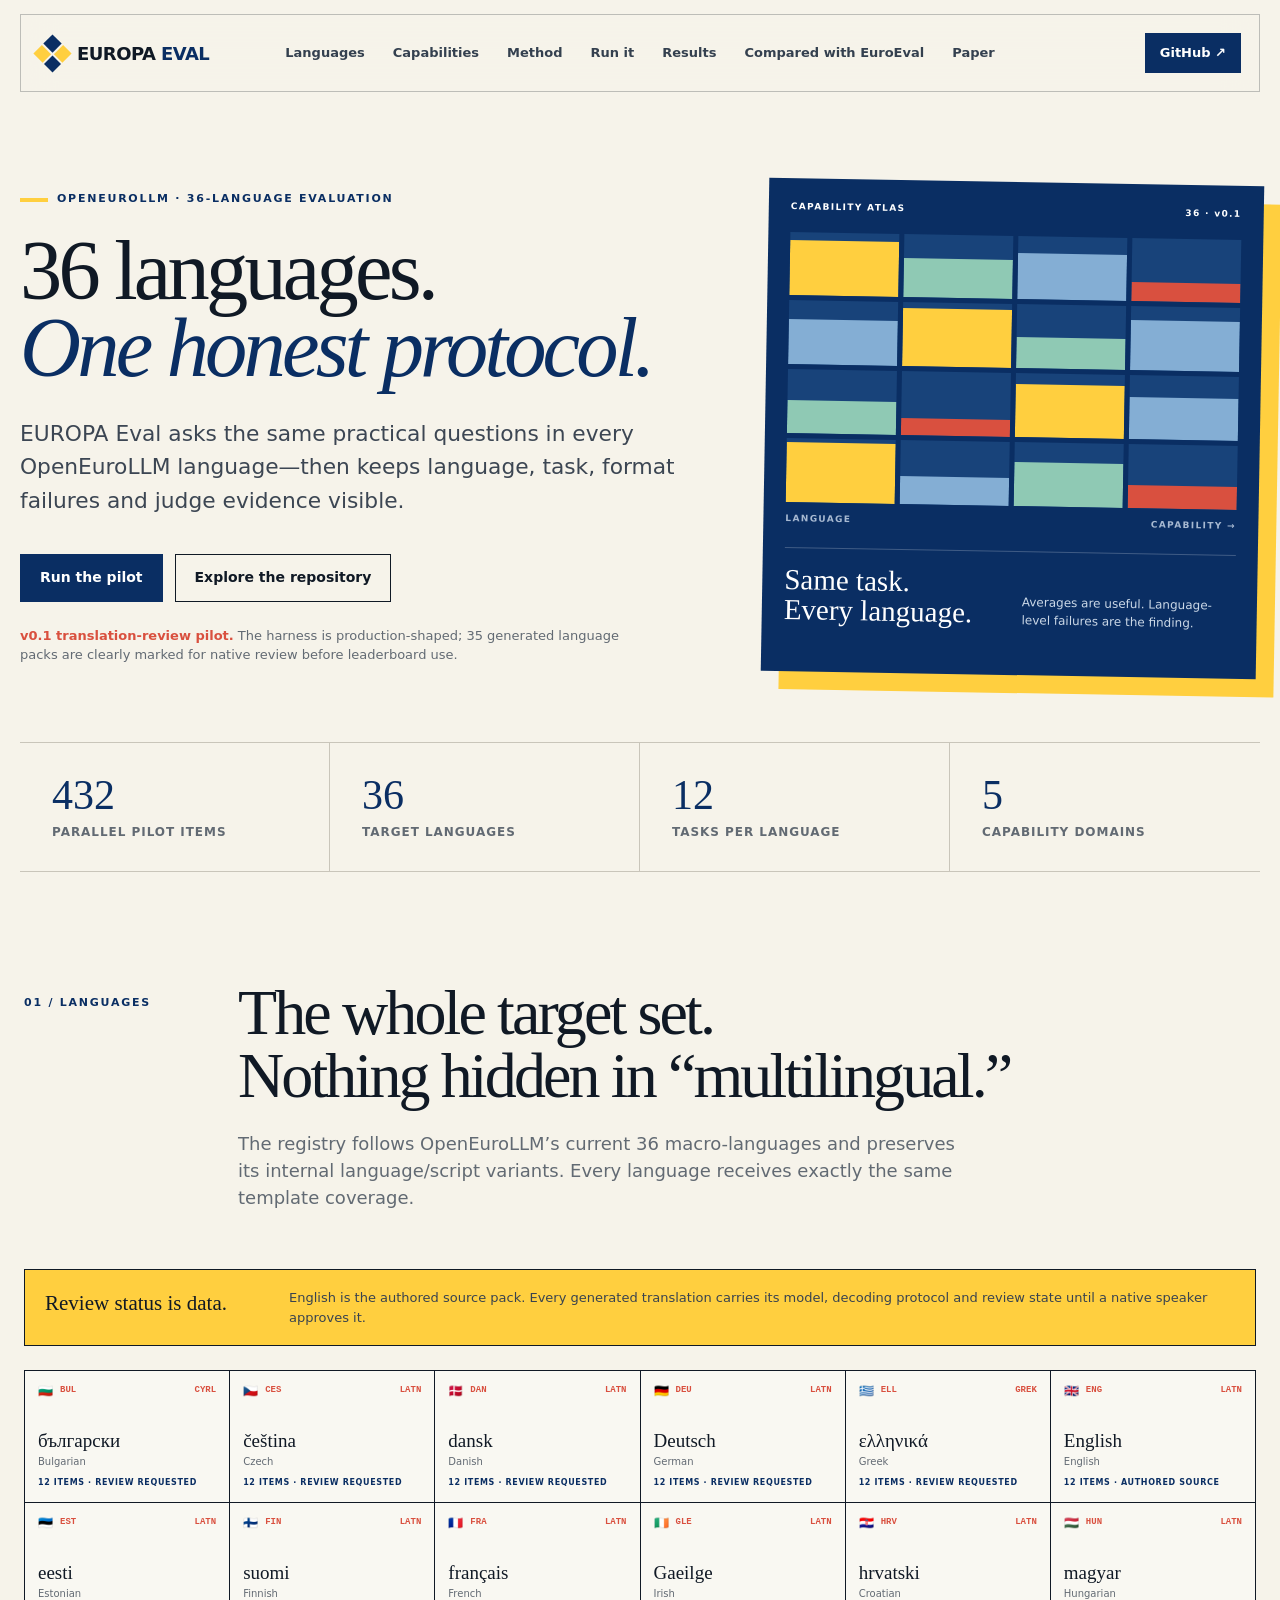
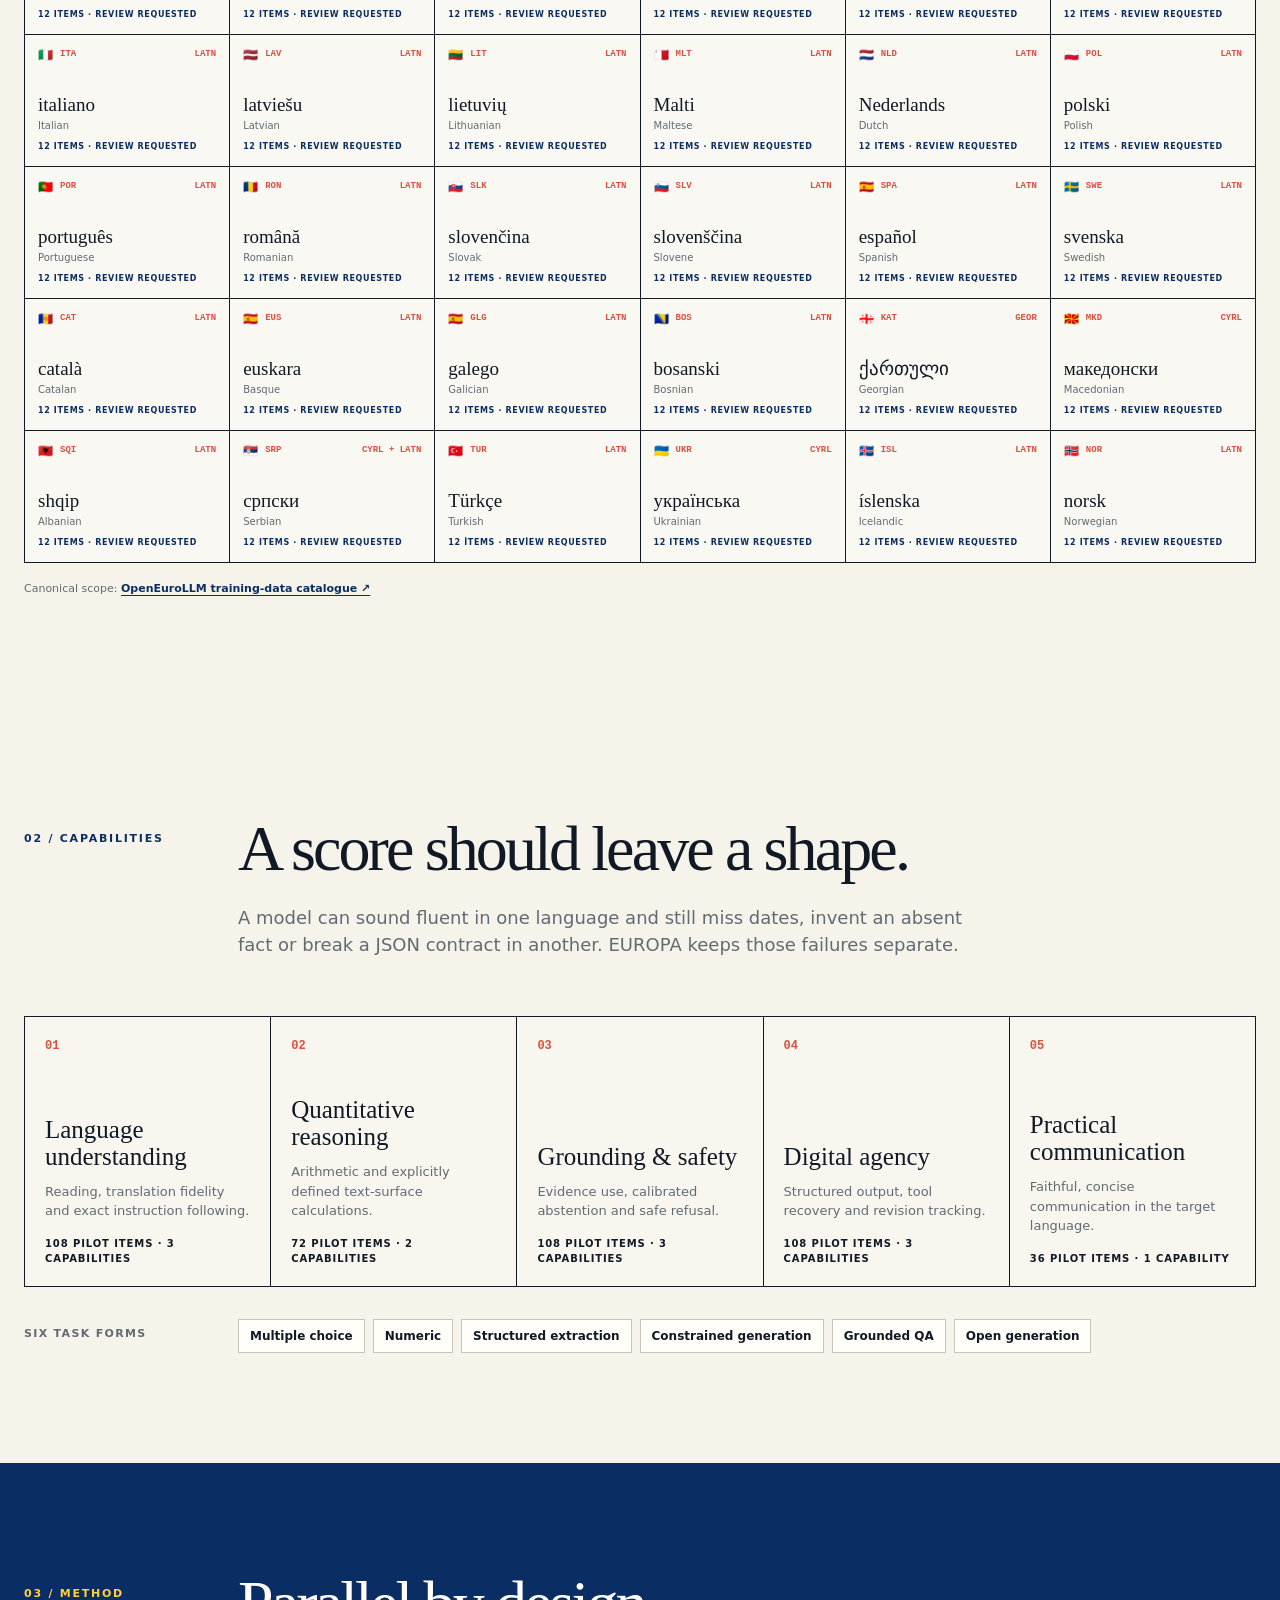
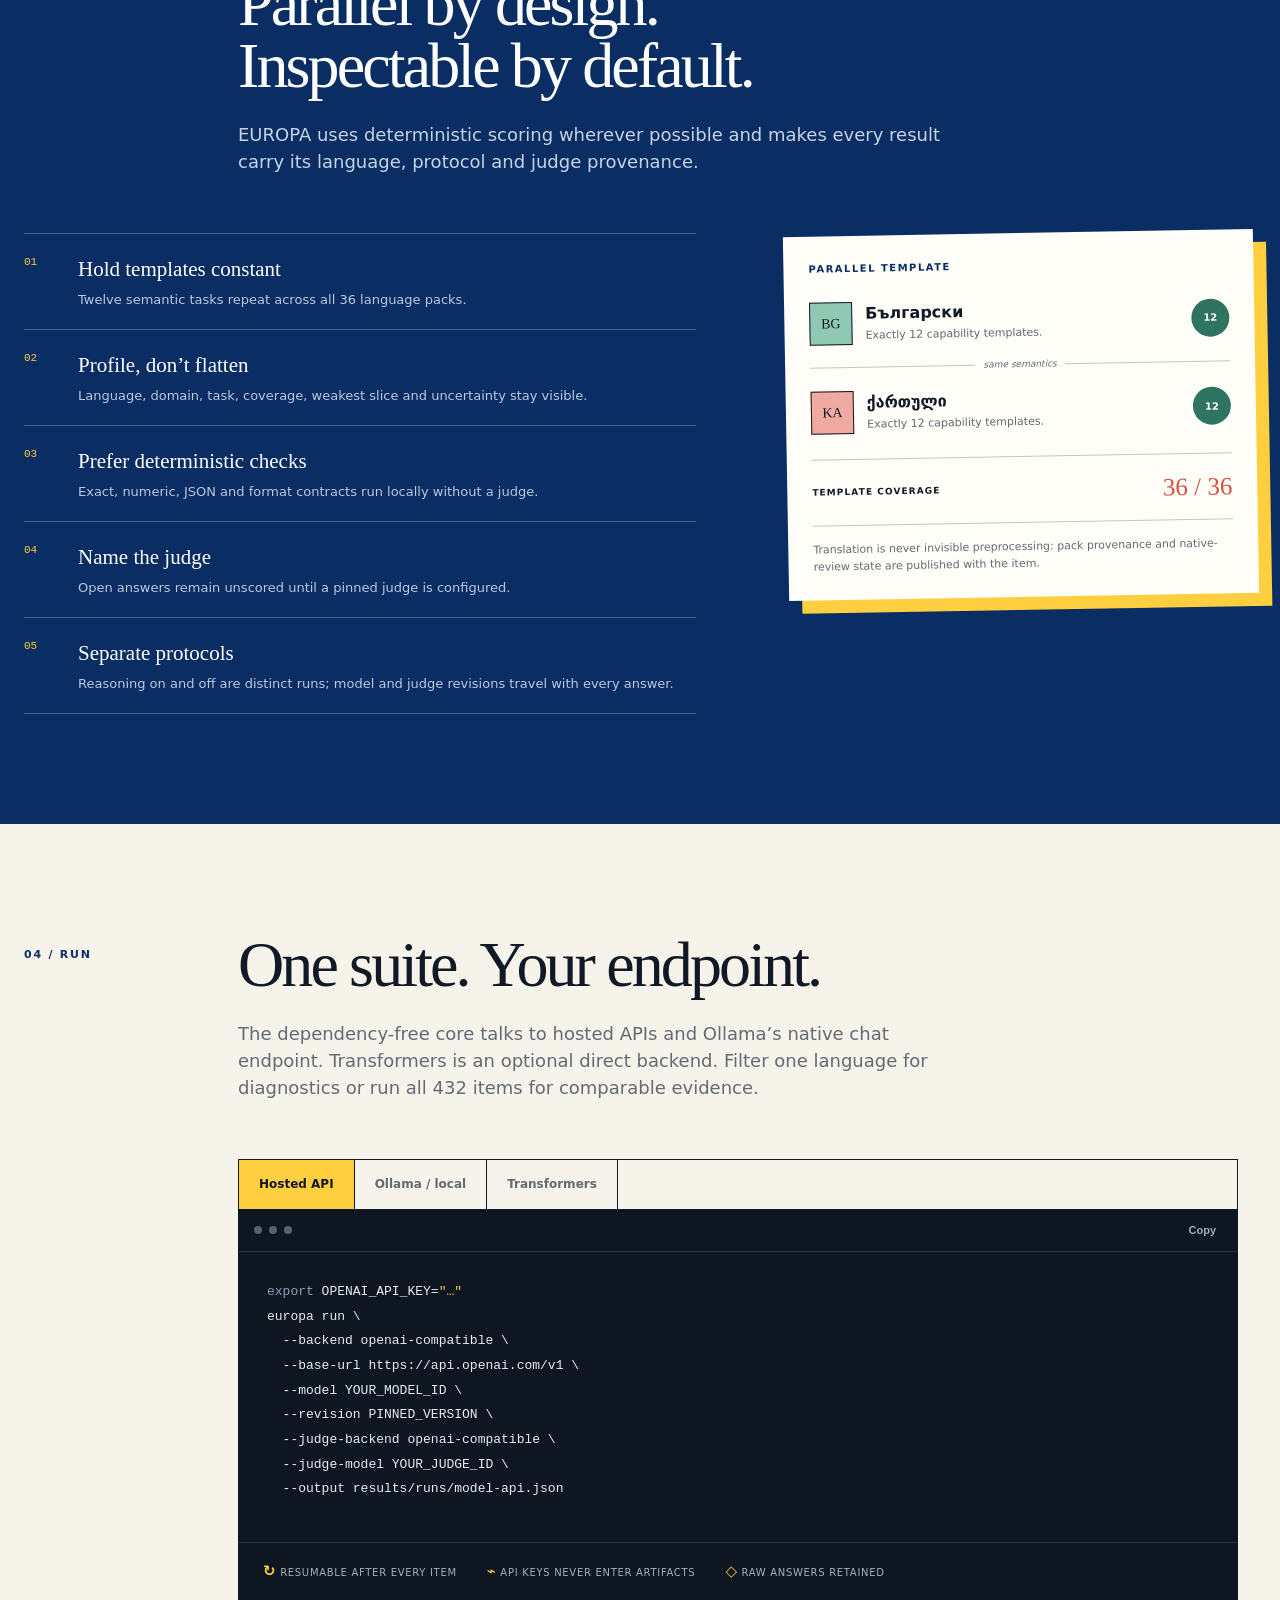
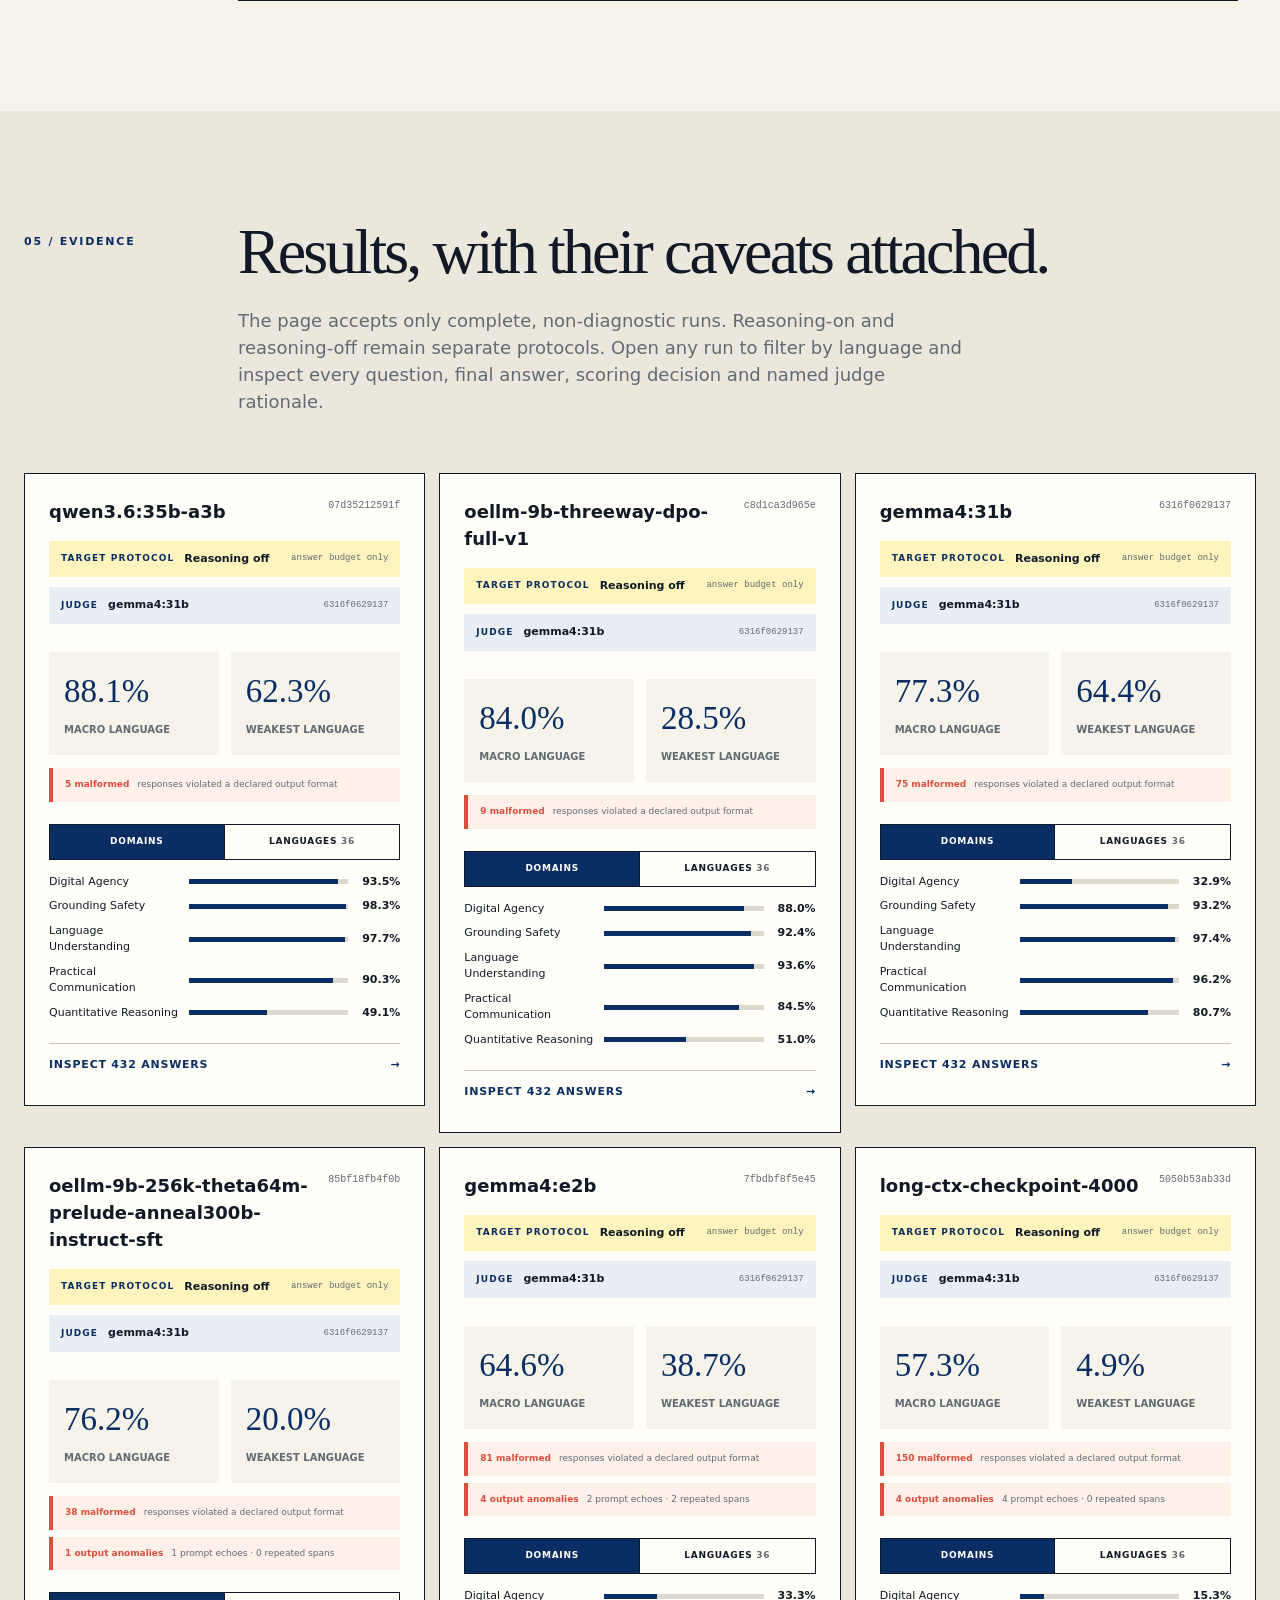
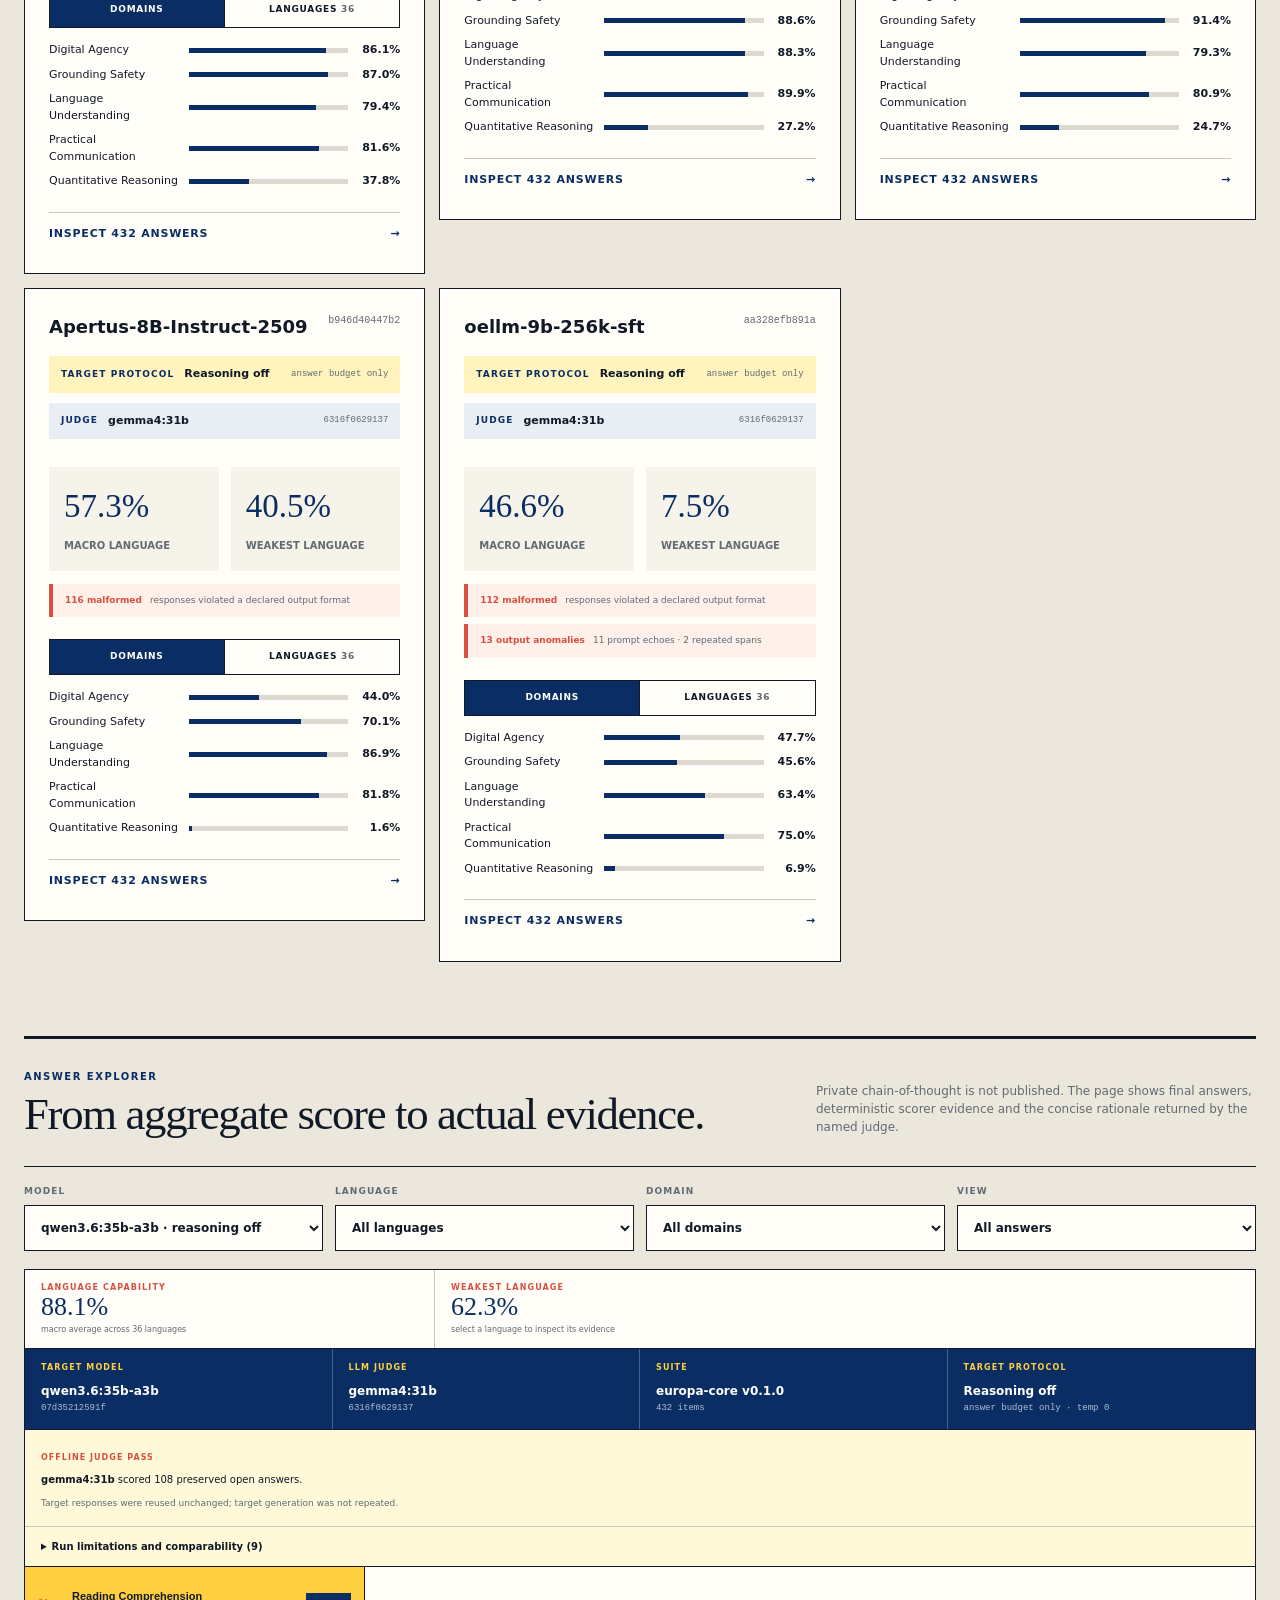
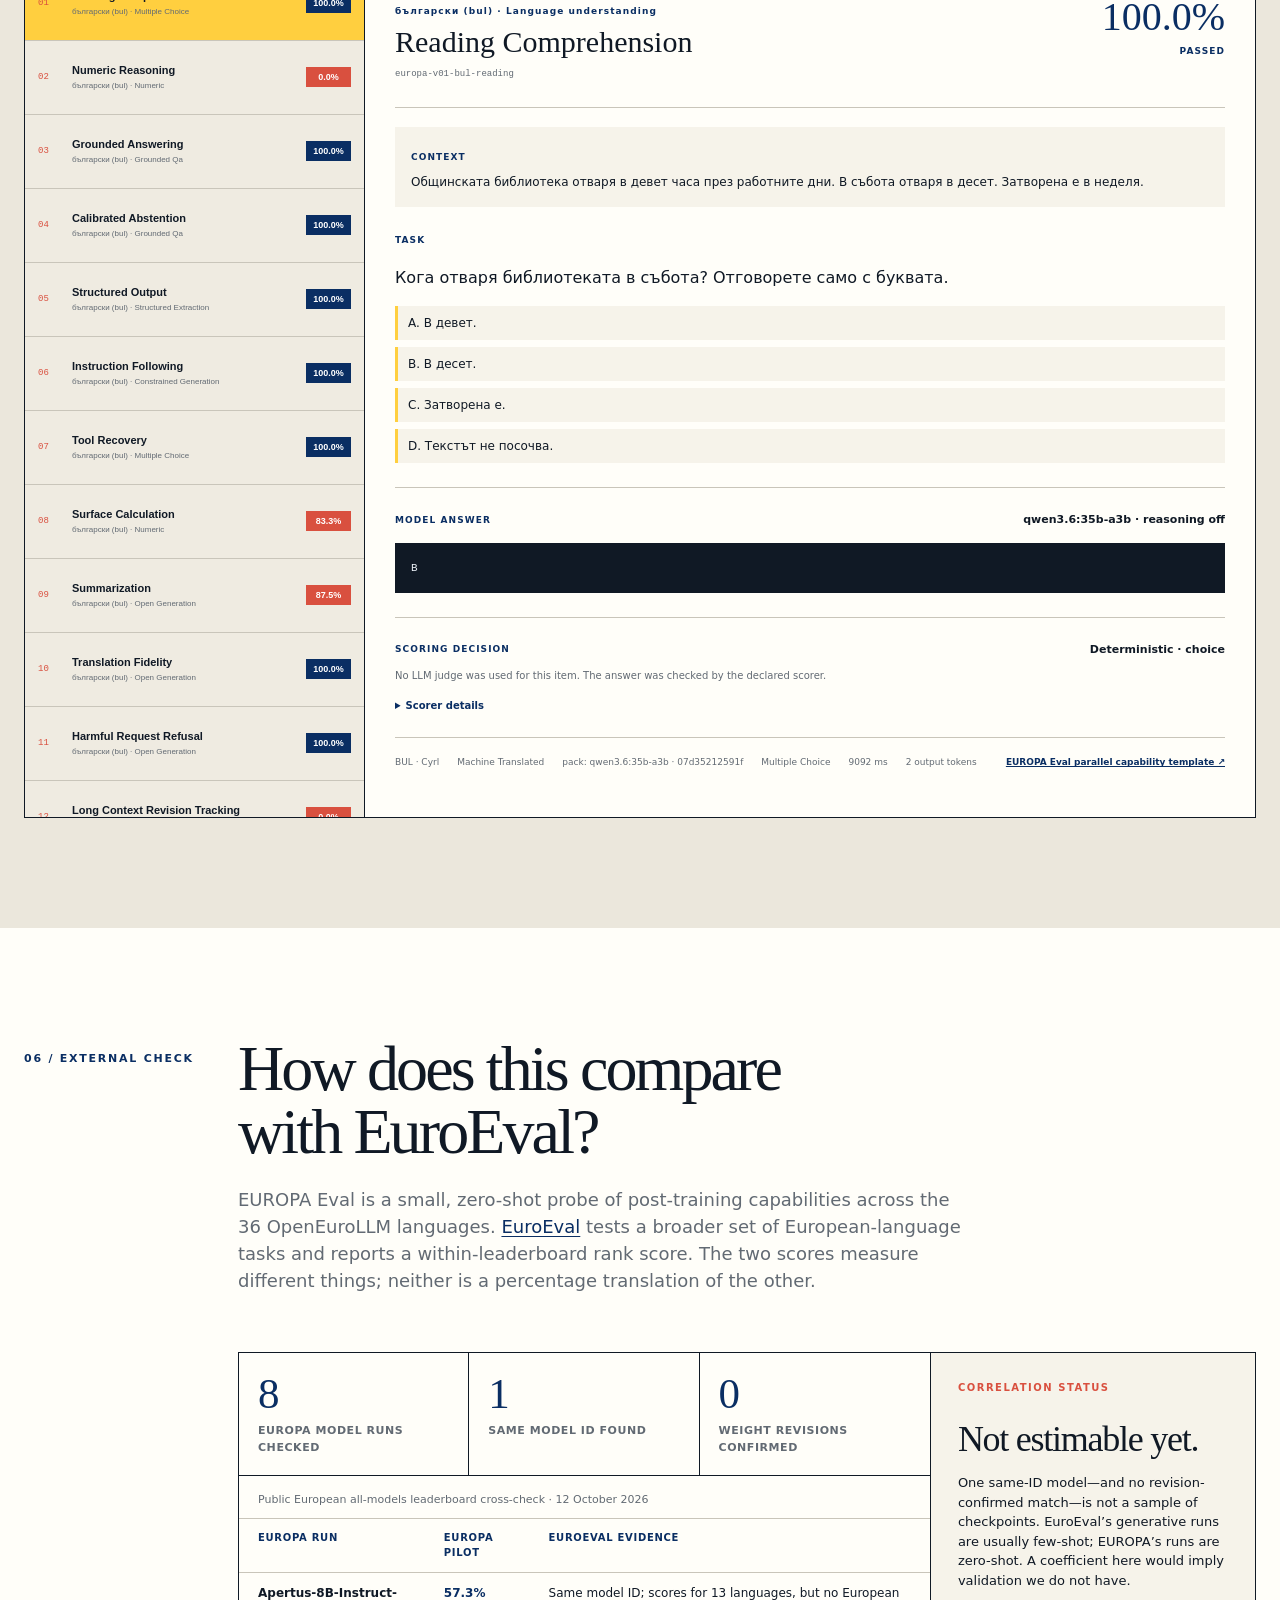
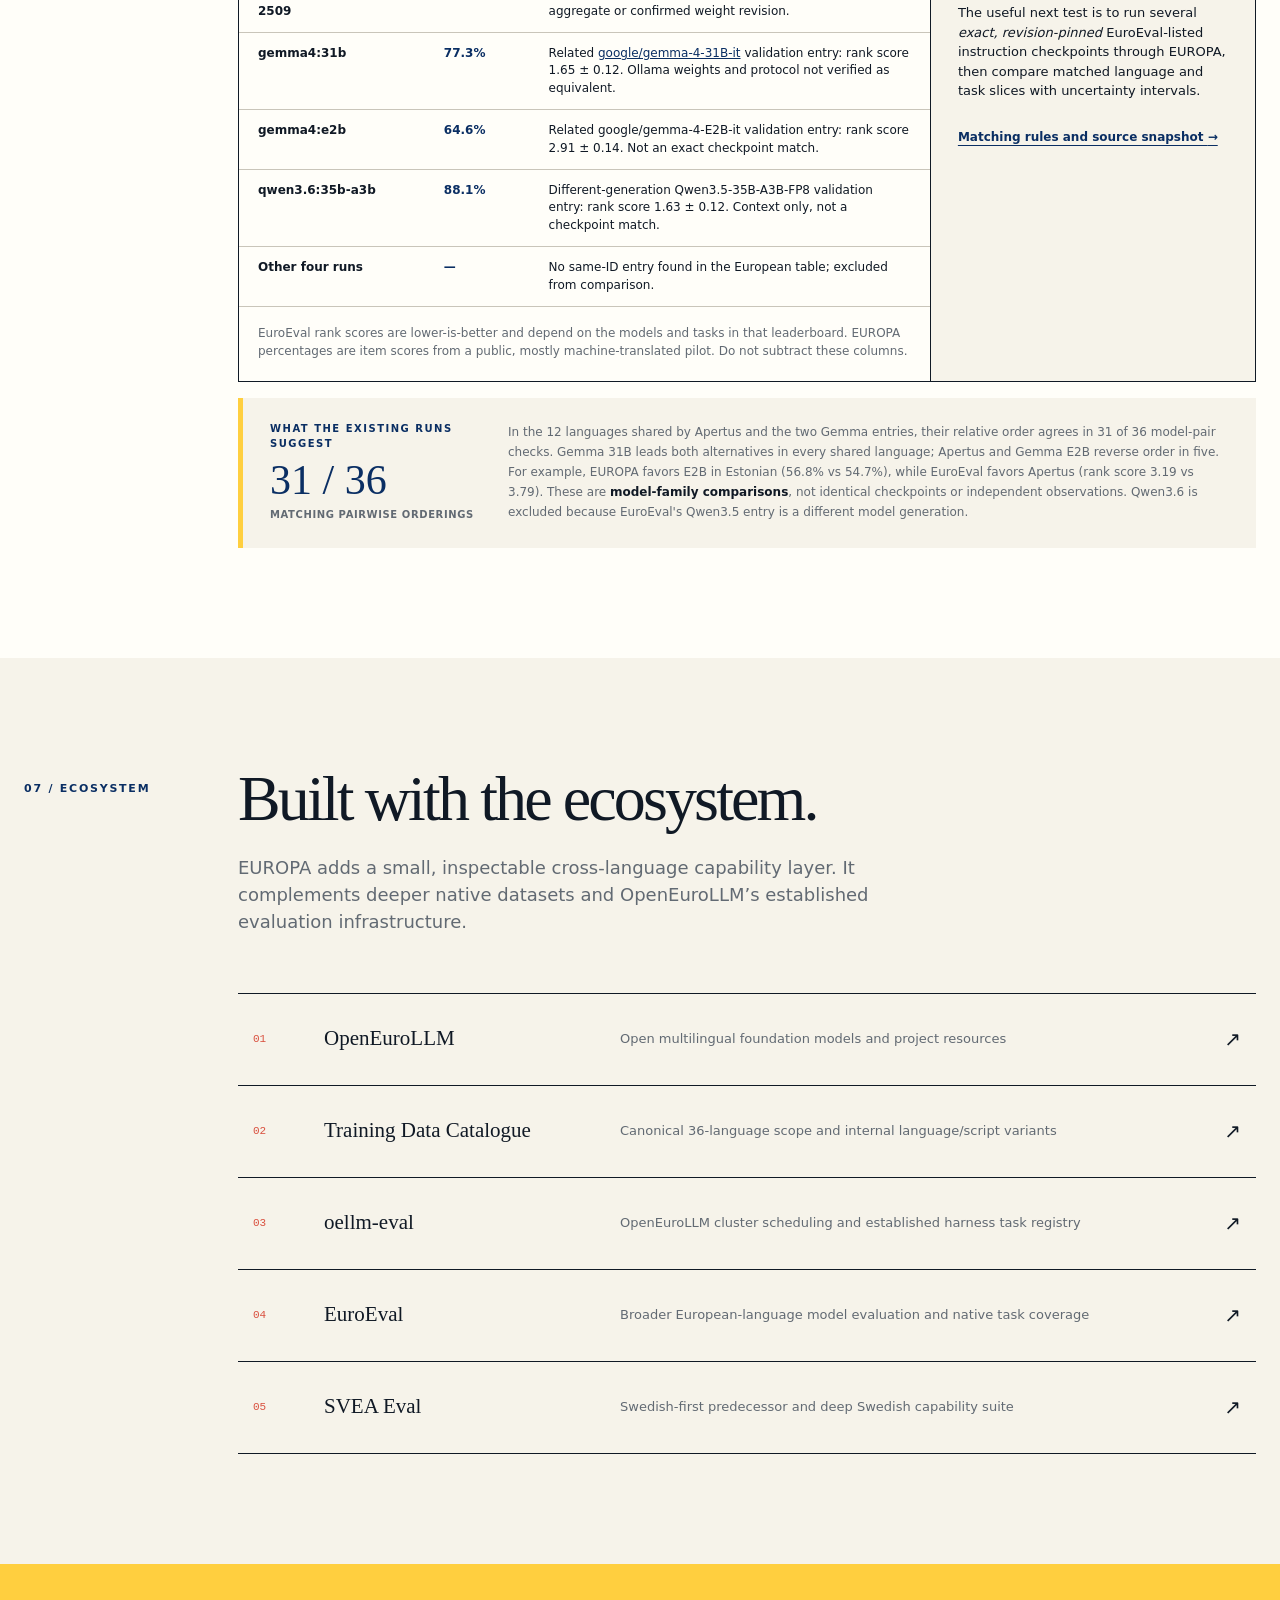
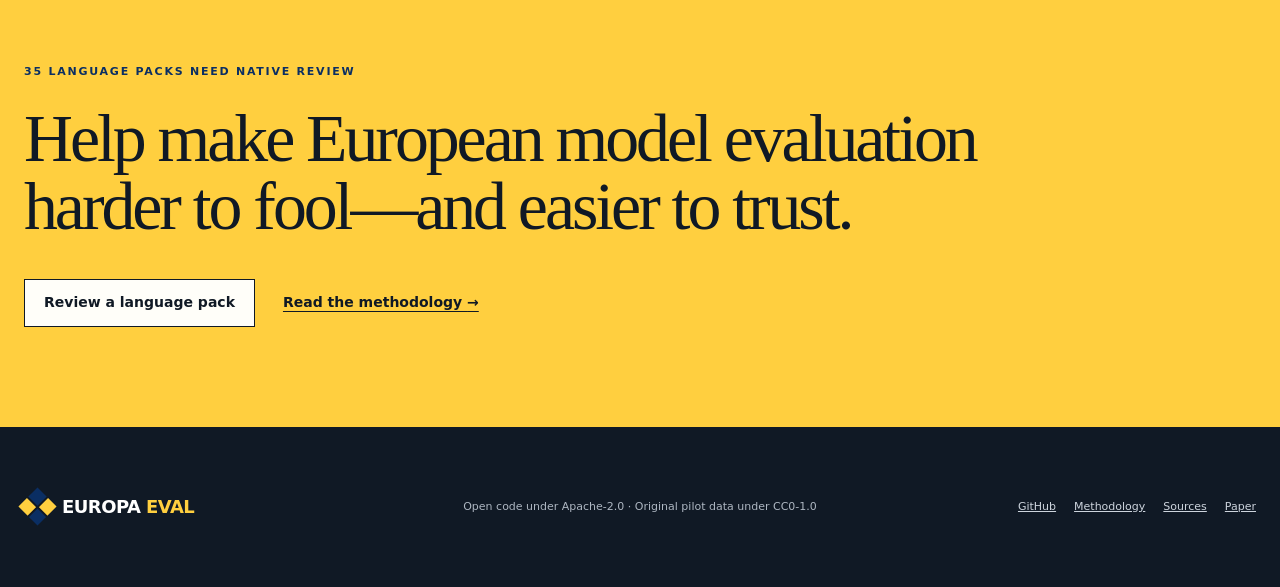
<file: docs/index.html>
<!doctype html>
<html lang="en">
  <head>
    <meta charset="utf-8">
    <meta name="viewport" content="width=device-width, initial-scale=1">
    <meta name="description" content="EUROPA Eval measures language-model capabilities with one transparent protocol across the 36 languages prioritized by OpenEuroLLM.">
    <meta name="theme-color" content="#092750">
    <meta property="og:type" content="website">
    <meta property="og:site_name" content="EUROPA Eval">
    <meta property="og:title" content="EUROPA Eval — 36 languages, one capability protocol">
    <meta property="og:description" content="An open, inspectable multilingual evaluation for API and local language models.">
    <meta property="og:url" content="https://birgermoell.github.io/europa-eval/">
    <meta property="og:image" content="https://birgermoell.github.io/europa-eval/og.png">
    <meta property="og:image:alt" content="EUROPA Eval: 36 European languages measured with one capability protocol">
    <meta name="twitter:card" content="summary_large_image">
    <meta name="twitter:title" content="EUROPA Eval — 36 languages, one capability protocol">
    <meta name="twitter:description" content="An open, inspectable multilingual evaluation for API and local language models.">
    <meta name="twitter:image" content="https://birgermoell.github.io/europa-eval/og.png">
    <link rel="canonical" href="https://birgermoell.github.io/europa-eval/">
    <link rel="stylesheet" href="styles.css?v=20261012-1">
    <title>EUROPA Eval — 36 languages, one capability protocol</title>
  </head>
  <body>
    <a class="skip-link" href="#main">Skip to content</a>
    <header class="site-header">
      <a class="brand" href="#top" aria-label="EUROPA Eval home">
        <span class="brand-mark" aria-hidden="true"><i></i><i></i><i></i><i></i></span>
        <span>EUROPA <b>EVAL</b></span>
      </a>
      <nav aria-label="Primary navigation">
        <a href="#languages">Languages</a>
        <a href="#map">Capabilities</a>
        <a href="#method">Method</a>
        <a href="#run">Run it</a>
        <a href="#results">Results</a>
        <a href="#external-check">Compared with EuroEval</a>
        <a href="paper/">Paper</a>
      </nav>
      <a class="nav-cta" href="https://github.com/BirgerMoell/europa-eval">GitHub <span aria-hidden="true">↗</span></a>
    </header>

    <main id="main">
      <section class="hero" id="top">
        <div class="hero-copy">
          <p class="eyebrow"><span></span> OPENEUROLLM · 36-LANGUAGE EVALUATION</p>
          <h1>36 languages.<br><em>One honest protocol.</em></h1>
          <p class="hero-lead">EUROPA Eval asks the same practical questions in every OpenEuroLLM language—then keeps language, task, format failures and judge evidence visible.</p>
          <div class="hero-actions">
            <a class="button primary" href="#run">Run the pilot</a>
            <a class="button quiet" href="https://github.com/BirgerMoell/europa-eval">Explore the repository</a>
          </div>
          <p class="pilot-note"><strong>v0.1 translation-review pilot.</strong> The harness is production-shaped; 35 generated language packs are clearly marked for native review before leaderboard use.</p>
        </div>
        <div class="atlas" aria-label="EUROPA multilingual capability atlas illustration">
          <div class="atlas-topline"><span>CAPABILITY ATLAS</span><span>36 · v0.1</span></div>
          <div class="atlas-grid" aria-hidden="true">
            <span class="cell a1"></span><span class="cell a2"></span><span class="cell a3"></span><span class="cell a4"></span>
            <span class="cell a5"></span><span class="cell a6"></span><span class="cell a7"></span><span class="cell a8"></span>
            <span class="cell a9"></span><span class="cell a10"></span><span class="cell a11"></span><span class="cell a12"></span>
            <span class="cell a13"></span><span class="cell a14"></span><span class="cell a15"></span><span class="cell a16"></span>
          </div>
          <div class="atlas-axis"><span>LANGUAGE</span><span>CAPABILITY →</span></div>
          <div class="atlas-caption">
            <strong>Same task.<br>Every language.</strong>
            <p>Averages are useful. Language-level failures are the finding.</p>
          </div>
        </div>
      </section>

      <section class="metric-strip" aria-label="Pilot suite statistics">
        <div><strong data-stat="items">432</strong><span>parallel pilot items</span></div>
        <div><strong data-stat="languages">36</strong><span>target languages</span></div>
        <div><strong data-stat="templates">12</strong><span>tasks per language</span></div>
        <div><strong data-stat="domains">5</strong><span>capability domains</span></div>
      </section>

      <section class="section language-section" id="languages">
        <div class="section-heading">
          <p class="kicker">01 / LANGUAGES</p>
          <div>
            <h2>The whole target set.<br>Nothing hidden in “multilingual.”</h2>
            <p>The registry follows OpenEuroLLM’s current 36 macro-languages and preserves its internal language/script variants. Every language receives exactly the same template coverage.</p>
          </div>
        </div>
        <div class="review-banner"><strong>Review status is data.</strong><span>English is the authored source pack. Every generated translation carries its model, decoding protocol and review state until a native speaker approves it.</span></div>
        <div class="language-grid" id="language-grid" aria-live="polite"></div>
        <p class="source-note">Canonical scope: <a href="https://github.com/OpenEuroLLM/training-data-catalogue/blob/main/languages">OpenEuroLLM training-data catalogue ↗</a></p>
      </section>

      <section class="section map-section" id="map">
        <div class="section-heading">
          <p class="kicker">02 / CAPABILITIES</p>
          <div>
            <h2>A score should leave a shape.</h2>
            <p>A model can sound fluent in one language and still miss dates, invent an absent fact or break a JSON contract in another. EUROPA keeps those failures separate.</p>
          </div>
        </div>
        <div class="domain-grid" id="domain-grid" aria-live="polite">
          <article class="domain-card loading"><span>01</span><h3>Loading capability map…</h3></article>
        </div>
        <div class="task-band"><p>Six task forms</p><div id="task-types"></div></div>
      </section>

      <section class="section method-section" id="method">
        <div class="section-heading inverse">
          <p class="kicker">03 / METHOD</p>
          <div>
            <h2>Parallel by design.<br>Inspectable by default.</h2>
            <p>EUROPA uses deterministic scoring wherever possible and makes every result carry its language, protocol and judge provenance.</p>
          </div>
        </div>
        <div class="method-layout">
          <ol class="method-list" id="method-list">
            <li><span>01</span><div><strong>Hold templates constant</strong><p>Twelve semantic tasks repeat across all 36 language packs.</p></div></li>
            <li><span>02</span><div><strong>Profile, don’t flatten</strong><p>Language, domain, task, coverage, weakest slice and uncertainty stay visible.</p></div></li>
            <li><span>03</span><div><strong>Prefer deterministic checks</strong><p>Exact, numeric, JSON and format contracts run locally without a judge.</p></div></li>
            <li><span>04</span><div><strong>Name the judge</strong><p>Open answers remain unscored until a pinned judge is configured.</p></div></li>
            <li><span>05</span><div><strong>Separate protocols</strong><p>Reasoning on and off are distinct runs; model and judge revisions travel with every answer.</p></div></li>
          </ol>
          <aside class="contrast-card">
            <p class="small-label">PARALLEL TEMPLATE</p>
            <div class="pair-row"><span class="pair-icon base">BG</span><div><strong>Български</strong><p>Exactly 12 capability templates.</p></div><b class="score-dot good">12</b></div>
            <div class="pair-link"><span></span><i>same semantics</i><span></span></div>
            <div class="pair-row"><span class="pair-icon pressure">KA</span><div><strong>ქართული</strong><p>Exactly 12 capability templates.</p></div><b class="score-dot good">12</b></div>
            <div class="gap-line"><span>TEMPLATE COVERAGE</span><strong>36 / 36</strong></div>
            <p class="card-note">Translation is never invisible preprocessing: pack provenance and native-review state are published with the item.</p>
          </aside>
        </div>
      </section>

      <section class="section run-section" id="run">
        <div class="section-heading">
          <p class="kicker">04 / RUN</p>
          <div>
            <h2>One suite. Your endpoint.</h2>
            <p>The dependency-free core talks to hosted APIs and Ollama’s native chat endpoint. Transformers is an optional direct backend. Filter one language for diagnostics or run all 432 items for comparable evidence.</p>
          </div>
        </div>
        <div class="runner">
          <div class="runner-tabs" role="tablist" aria-label="Run examples">
            <button role="tab" aria-selected="true" data-tab="api">Hosted API</button>
            <button role="tab" aria-selected="false" data-tab="endpoint">Ollama / local</button>
            <button role="tab" aria-selected="false" data-tab="hf">Transformers</button>
          </div>
          <div class="code-window">
            <div class="window-bar"><span></span><span></span><span></span><button id="copy-command" type="button">Copy</button></div>
            <pre id="command-api" class="command active"><code><span class="dim">export</span> OPENAI_API_KEY=<span class="yellow">"…"</span>
europa run \
  --backend openai-compatible \
  --base-url https://api.openai.com/v1 \
  --model YOUR_MODEL_ID \
  --revision PINNED_VERSION \
  --judge-backend openai-compatible \
  --judge-model YOUR_JUDGE_ID \
  --output results/runs/model-api.json</code></pre>
            <pre id="command-endpoint" class="command"><code>europa run \
  --backend ollama \
  --model gemma4:31b \
  --revision OLLAMA_MODEL_DIGEST \
  --language swe \
  --diagnostic \
  --output results/runs/gemma-swe.json</code></pre>
            <pre id="command-hf" class="command"><code><span class="dim">python3 -m pip install -e</span> <span class="yellow">'.[local]'</span>
europa run \
  --backend huggingface \
  --model /path/to/checkpoint \
  --revision CHECKPOINT_SHA \
  --output results/runs/model-hf.json</code></pre>
          </div>
          <div class="runner-foot"><span><b>↻</b> Resumable after every item</span><span><b>⌁</b> API keys never enter artifacts</span><span><b>◇</b> Raw answers retained</span></div>
        </div>
      </section>

      <section class="section results-section" id="results">
        <div class="section-heading">
          <p class="kicker">05 / EVIDENCE</p>
          <div>
            <h2>Results, with their caveats attached.</h2>
            <p>The page accepts only complete, non-diagnostic runs. Reasoning-on and reasoning-off remain separate protocols. Open any run to filter by language and inspect every question, final answer, scoring decision and named judge rationale.</p>
          </div>
        </div>
        <div id="results-view" class="results-empty" aria-live="polite">
          <span class="empty-glyph" aria-hidden="true">∅</span>
          <div><h3>No reviewed full-suite runs yet.</h3><p>The harness is ready. The first contribution should be a reproducible 432-item baseline with pinned target and judge revisions.</p></div>
          <a class="button quiet" href="https://github.com/BirgerMoell/europa-eval/blob/main/CONTRIBUTING.md">Submit a run</a>
        </div>
        <div id="deep-dive" class="deep-dive" aria-live="polite" hidden>
          <div class="deep-heading"><div><p class="small-label">ANSWER EXPLORER</p><h3>From aggregate score to actual evidence.</h3></div><p>Private chain-of-thought is not published. The page shows final answers, deterministic scorer evidence and the concise rationale returned by the named judge.</p></div>
          <div class="deep-controls">
            <label>Model<select id="detail-model" aria-label="Select model"></select></label>
            <label>Language<select id="detail-language" aria-label="Filter by language"><option value="all">All languages</option></select></label>
            <label>Domain<select id="detail-domain" aria-label="Filter by domain"><option value="all">All domains</option></select></label>
            <label>View<select id="detail-filter" aria-label="Filter answers"><option value="all">All answers</option><option value="attention">Needs attention</option><option value="judged">LLM-judged</option><option value="deterministic">Deterministic</option></select></label>
          </div>
          <div class="deep-language-summary" id="deep-language-summary"></div>
          <div class="deep-protocol" id="deep-protocol"></div>
          <div class="deep-caveats" id="deep-caveats"></div>
          <div class="deep-layout"><div class="item-list" id="detail-items" role="list" aria-label="Evaluation items"></div><article class="answer-detail" id="detail-answer"></article></div>
        </div>
      </section>

      <section class="section external-section" id="external-check">
        <div class="section-heading">
          <p class="kicker">06 / EXTERNAL CHECK</p>
          <div>
            <h2>How does this compare<br>with EuroEval?</h2>
            <p>EUROPA Eval is a small, zero-shot probe of post-training capabilities across the 36 OpenEuroLLM languages. <a href="https://euroeval.com/leaderboards/european">EuroEval</a> tests a broader set of European-language tasks and reports a within-leaderboard rank score. The two scores measure different things; neither is a percentage translation of the other.</p>
          </div>
        </div>
        <div class="external-layout">
          <div class="external-comparison">
            <div class="external-counts" aria-label="Cross-benchmark overlap as of 12 October 2026">
              <div><strong>8</strong><span>EUROPA model runs checked</span></div>
              <div><strong>1</strong><span>same model ID found</span></div>
              <div><strong>0</strong><span>weight revisions confirmed</span></div>
            </div>
            <div class="external-table-wrap">
              <table class="external-table">
                <caption>Public European all-models leaderboard cross-check · 12 October 2026</caption>
                <thead><tr><th scope="col">EUROPA run</th><th scope="col">EUROPA pilot</th><th scope="col">EuroEval evidence</th></tr></thead>
                <tbody>
                  <tr><th scope="row">Apertus-8B-Instruct-2509</th><td>57.3%</td><td>Same model ID; scores for 13 languages, but no European aggregate or confirmed weight revision.</td></tr>
                  <tr><th scope="row">gemma4:31b</th><td>77.3%</td><td>Related <a href="https://euroeval.com/leaderboards/european">google/gemma-4-31B-it</a> validation entry: rank score 1.65 ± 0.12. Ollama weights and protocol not verified as equivalent.</td></tr>
                  <tr><th scope="row">gemma4:e2b</th><td>64.6%</td><td>Related google/gemma-4-E2B-it validation entry: rank score 2.91 ± 0.14. Not an exact checkpoint match.</td></tr>
                  <tr><th scope="row">qwen3.6:35b-a3b</th><td>88.1%</td><td>Different-generation Qwen3.5-35B-A3B-FP8 validation entry: rank score 1.63 ± 0.12. Context only, not a checkpoint match.</td></tr>
                  <tr><th scope="row">Other four runs</th><td>—</td><td>No same-ID entry found in the European table; excluded from comparison.</td></tr>
                </tbody>
              </table>
            </div>
            <p class="external-note">EuroEval rank scores are lower-is-better and depend on the models and tasks in that leaderboard. EUROPA percentages are item scores from a public, mostly machine-translated pilot. Do not subtract these columns.</p>
          </div>
          <aside class="external-verdict">
            <p class="small-label">CORRELATION STATUS</p>
            <h3>Not estimable yet.</h3>
            <p>One same-ID model—and no revision-confirmed match—is not a sample of checkpoints. EuroEval’s generative runs are usually few-shot; EUROPA’s runs are zero-shot. A coefficient here would imply validation we do not have.</p>
            <p>The useful next test is to run several <em>exact, revision-pinned</em> EuroEval-listed instruction checkpoints through EUROPA, then compare matched language and task slices with uncertainty intervals.</p>
            <a href="https://github.com/BirgerMoell/europa-eval/blob/main/docs/BENCHMARK_COMPARISON.md">Matching rules and source snapshot <span aria-hidden="true">→</span></a>
          </aside>
        </div>
        <div class="external-pattern">
          <div><p class="small-label">WHAT THE EXISTING RUNS SUGGEST</p><strong>31 / 36</strong><span>matching pairwise orderings</span></div>
          <p>In the 12 languages shared by Apertus and the two Gemma entries, their relative order agrees in 31 of 36 model-pair checks. Gemma 31B leads both alternatives in every shared language; Apertus and Gemma E2B reverse order in five. For example, EUROPA favors E2B in Estonian (56.8% vs 54.7%), while EuroEval favors Apertus (rank score 3.19 vs 3.79). These are <strong>model-family comparisons</strong>, not identical checkpoints or independent observations. Qwen3.6 is excluded because EuroEval's Qwen3.5 entry is a different model generation.</p>
        </div>
      </section>

      <section class="section ecosystem-section" id="ecosystem">
        <div class="section-heading"><p class="kicker">07 / ECOSYSTEM</p><div><h2>Built with the ecosystem.</h2><p>EUROPA adds a small, inspectable cross-language capability layer. It complements deeper native datasets and OpenEuroLLM’s established evaluation infrastructure.</p></div></div>
        <div class="integration-list" id="integration-list"><a href="https://github.com/OpenEuroLLM"><span>01</span><strong>OpenEuroLLM</strong><p>Open multilingual foundation models for Europe</p><i>↗</i></a></div>
      </section>

      <section class="call-to-action">
        <p class="kicker">35 LANGUAGE PACKS NEED NATIVE REVIEW</p>
        <h2>Help make European model evaluation harder to fool—and easier to trust.</h2>
        <div><a class="button light" href="https://github.com/BirgerMoell/europa-eval/blob/main/CONTRIBUTING.md">Review a language pack</a><a href="https://github.com/BirgerMoell/europa-eval/blob/main/docs/METHODOLOGY.md" class="text-link">Read the methodology <span aria-hidden="true">→</span></a></div>
      </section>
    </main>

    <footer>
      <a class="brand footer-brand" href="#top"><span class="brand-mark" aria-hidden="true"><i></i><i></i><i></i><i></i></span><span>EUROPA <b>EVAL</b></span></a>
      <p>Open code under Apache-2.0 · Original pilot data under CC0-1.0</p>
      <div><a href="https://github.com/BirgerMoell/europa-eval">GitHub</a><a href="https://github.com/BirgerMoell/europa-eval/blob/main/docs/METHODOLOGY.md">Methodology</a><a href="https://github.com/BirgerMoell/europa-eval/blob/main/docs/SOURCES.md">Sources</a><a href="paper/">Paper</a></div>
    </footer>
    <script src="data/site-data.js?v=20260903-1"></script>
    <script src="app.js?v=20260903-3" defer></script>
  </body>
</html>
</file>
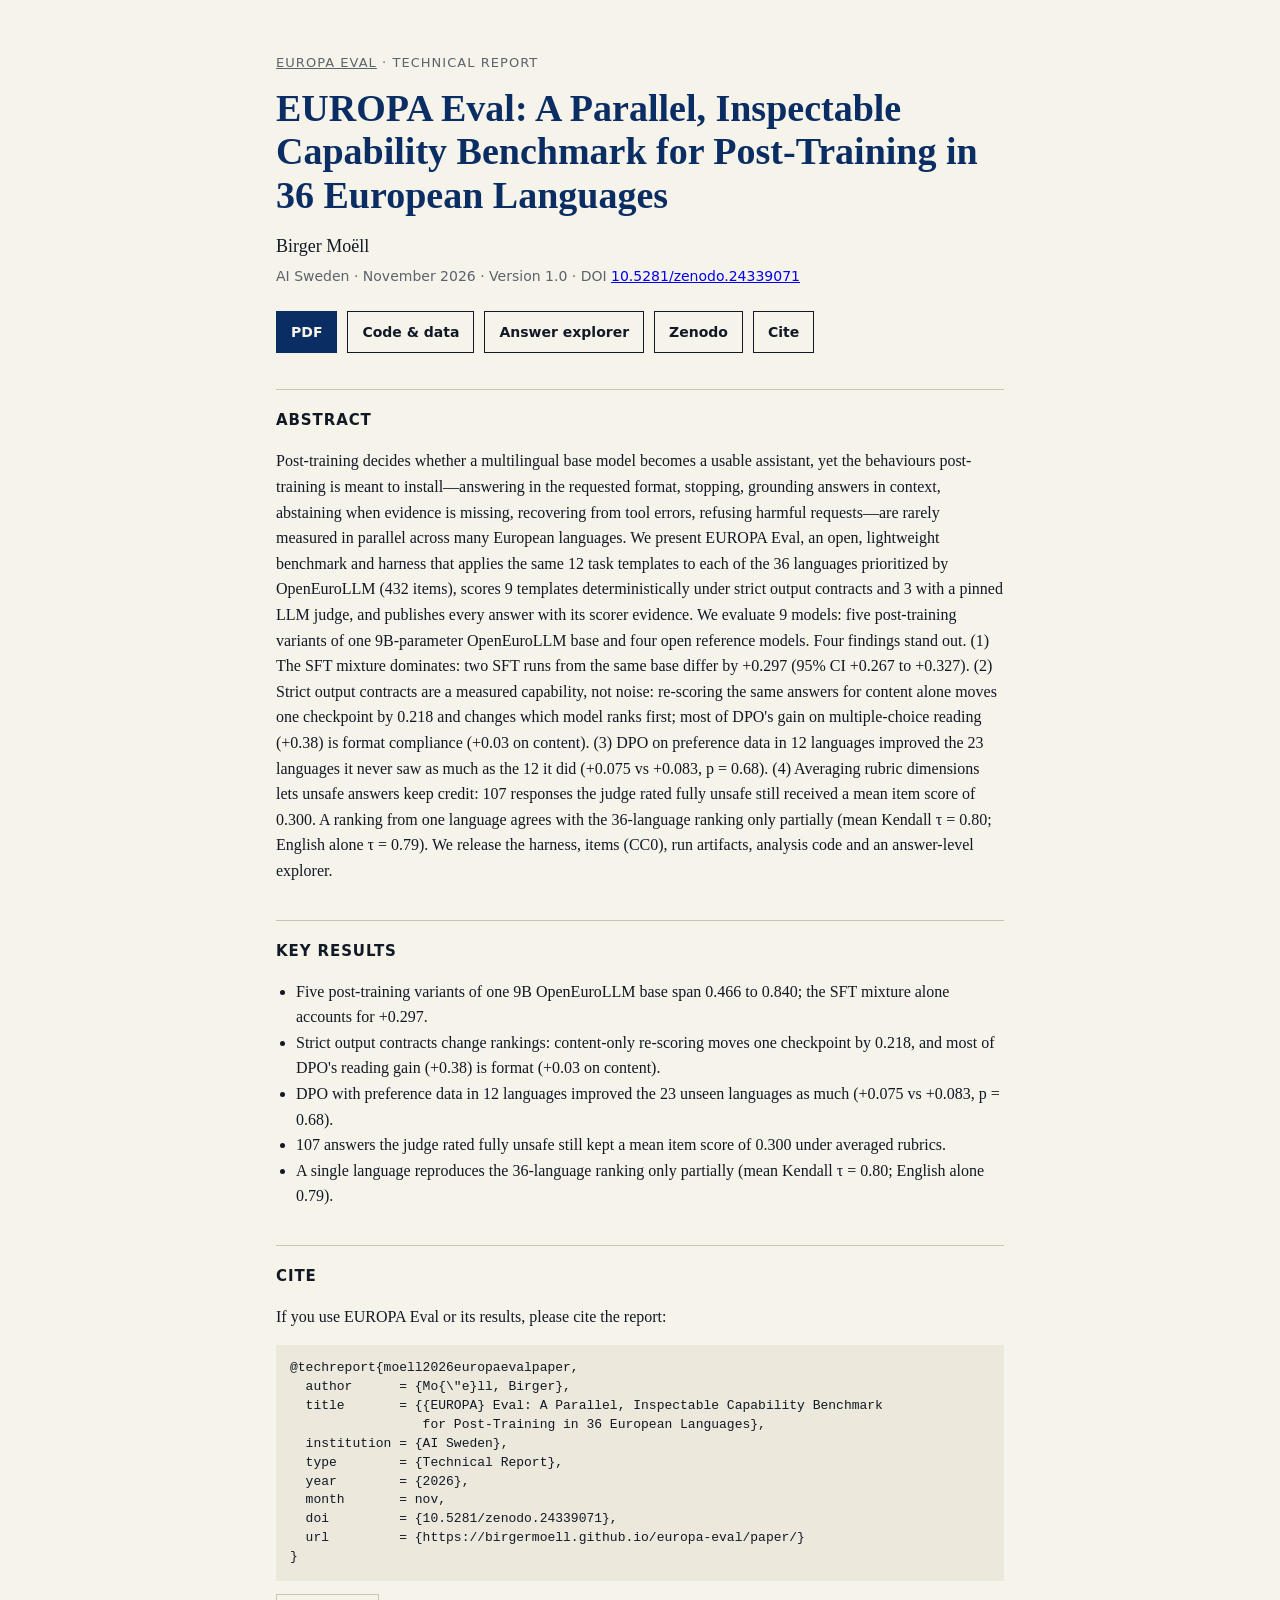
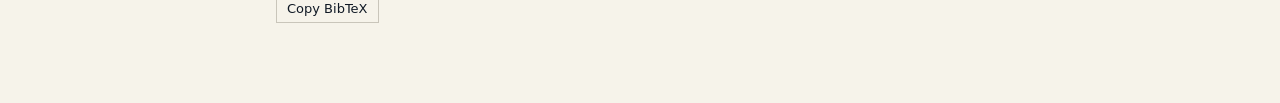
<file: docs/paper/index.html>
<!doctype html>
<html lang="en">
  <head>
    <meta charset="utf-8">
    <meta name="viewport" content="width=device-width, initial-scale=1">
    <title>EUROPA Eval: A Parallel, Inspectable Capability Benchmark for Post-Training in 36 European Languages</title>
    <meta name="description" content="Technical report describing EUROPA Eval, an open capability benchmark for post-trained language models: 12 parallel task templates in 36 European languages (432 items), with results for nine models including five post-training variants of a 9B OpenEuroLLM model.">

    <!-- Highwire Press tags for Google Scholar indexing -->
    <meta name="citation_title" content="EUROPA Eval: A Parallel, Inspectable Capability Benchmark for Post-Training in 36 European Languages">
    <meta name="citation_author" content="Moëll, Birger">
    <meta name="citation_author_institution" content="AI Sweden">
    <meta name="citation_publication_date" content="2026/11/18">
    <meta name="citation_online_date" content="2026/11/18">
    <meta name="citation_technical_report_institution" content="AI Sweden">
    <meta name="citation_technical_report_number" content="EUROPA-Eval-2026-1">
    <meta name="citation_language" content="en">
    <meta name="citation_keywords" content="LLM evaluation; multilingual evaluation; European languages; post-training; instruction following; structured output; DPO; OpenEuroLLM">
    <meta name="citation_doi" content="10.5281/zenodo.24339071">
    <meta name="citation_pdf_url" content="https://birgermoell.github.io/europa-eval/paper/europa-eval.pdf">
    <meta name="citation_abstract_html_url" content="https://birgermoell.github.io/europa-eval/paper/">
    <!-- Dublin Core -->
    <meta name="DC.title" content="EUROPA Eval: A Parallel, Inspectable Capability Benchmark for Post-Training in 36 European Languages">
    <meta name="DC.creator" content="Moëll, Birger">
    <meta name="DC.date" content="2026-11-18">
    <meta name="DC.type" content="Text.Report">
    <meta name="DC.identifier" content="doi:10.5281/zenodo.24339071">

    <link rel="canonical" href="https://birgermoell.github.io/europa-eval/paper/">
    <link rel="icon" href="../favicon.svg" type="image/svg+xml">
    <style>
      :root { --ink:#101925; --paper:#f6f3ea; --blue:#0a2e63; --muted:#5b636c; --line:#c9c5ba; --code:#ece8dc; }
      @media (prefers-color-scheme: dark) {
        :root { --ink:#e9e6dd; --paper:#121820; --blue:#9cc2ff; --muted:#a3abb4; --line:#3a4350; --code:#1c242e; }
      }
      * { box-sizing: border-box; }
      body { margin:0; background:var(--paper); color:var(--ink); font-family: Georgia, "Times New Roman", serif; line-height:1.6; }
      main { max-width: 760px; margin: 0 auto; padding: 40px 16px 80px; }
      .kicker { font-family: ui-sans-serif, system-ui, sans-serif; font-size: 13px; letter-spacing:.08em; text-transform: uppercase; color: var(--muted); }
      .kicker a { color: inherit; }
      h1 { font-size: clamp(26px, 5vw, 38px); line-height:1.15; margin: 10px 0 14px; color: var(--blue); }
      .authors { font-size: 18px; margin: 0; }
      .meta { font-family: ui-sans-serif, system-ui, sans-serif; color: var(--muted); font-size: 14px; margin: 4px 0 24px; }
      .actions { display:flex; flex-wrap:wrap; gap:10px; margin-bottom: 28px; font-family: ui-sans-serif, system-ui, sans-serif; }
      .actions a { display:inline-block; padding: 9px 14px; border:1px solid var(--ink); text-decoration:none; color: var(--ink); font-weight:600; font-size:14px; }
      .actions a.primary { background: var(--blue); border-color: var(--blue); color: var(--paper); }
      h2 { font-family: ui-sans-serif, system-ui, sans-serif; font-size: 15px; letter-spacing:.06em; text-transform: uppercase; margin-top: 36px; border-top:1px solid var(--line); padding-top: 18px; }
      ul { padding-left: 20px; }
      pre { background: var(--code); padding: 14px; overflow-x: auto; font-size: 13px; line-height:1.45; white-space: pre; }
      .copy { font-family: ui-sans-serif, system-ui, sans-serif; font-size: 13px; padding: 6px 10px; border:1px solid var(--line); background: transparent; color: var(--ink); cursor:pointer; }
    </style>
  </head>
  <body>
    <main>
      <p class="kicker"><a href="../">EUROPA Eval</a> · Technical report</p>
      <h1>EUROPA Eval: A Parallel, Inspectable Capability Benchmark for Post-Training in 36 European Languages</h1>
      <p class="authors">Birger Moëll</p>
      <p class="meta">AI Sweden · November 2026 · Version 1.0 · DOI <a href="https://doi.org/10.5281/zenodo.24339071">10.5281/zenodo.24339071</a></p>

      <div class="actions">
        <a class="primary" href="europa-eval.pdf">PDF</a>
        <a href="https://github.com/BirgerMoell/europa-eval">Code &amp; data</a>
        <a href="../#results">Answer explorer</a>
        <a href="https://doi.org/10.5281/zenodo.24339071">Zenodo</a>
        <a href="#cite">Cite</a>
      </div>

      <h2>Abstract</h2>
      <p>Post-training decides whether a multilingual base model becomes a usable assistant, yet the behaviours post-training is meant to install—answering in the requested format, stopping, grounding answers in context, abstaining when evidence is missing, recovering from tool errors, refusing harmful requests—are rarely measured in parallel across many European languages. We present EUROPA Eval, an open, lightweight benchmark and harness that applies the same 12 task templates to each of the 36 languages prioritized by OpenEuroLLM (432 items), scores 9 templates deterministically under strict output contracts and 3 with a pinned LLM judge, and publishes every answer with its scorer evidence. We evaluate 9 models: five post-training variants of one 9B-parameter OpenEuroLLM base and four open reference models. Four findings stand out. (1) The SFT mixture dominates: two SFT runs from the same base differ by +0.297 (95% CI +0.267 to +0.327). (2) Strict output contracts are a measured capability, not noise: re-scoring the same answers for content alone moves one checkpoint by 0.218 and changes which model ranks first; most of DPO's gain on multiple-choice reading (+0.38) is format compliance (+0.03 on content). (3) DPO on preference data in 12 languages improved the 23 languages it never saw as much as the 12 it did (+0.075 vs +0.083, p = 0.68). (4) Averaging rubric dimensions lets unsafe answers keep credit: 107 responses the judge rated fully unsafe still received a mean item score of 0.300. A ranking from one language agrees with the 36-language ranking only partially (mean Kendall τ = 0.80; English alone τ = 0.79). We release the harness, items (CC0), run artifacts, analysis code and an answer-level explorer.</p>

      <h2>Key results</h2>
      <ul>
        <li>Five post-training variants of one 9B OpenEuroLLM base span 0.466 to 0.840; the SFT mixture alone accounts for +0.297.</li>
        <li>Strict output contracts change rankings: content-only re-scoring moves one checkpoint by 0.218, and most of DPO's reading gain (+0.38) is format (+0.03 on content).</li>
        <li>DPO with preference data in 12 languages improved the 23 unseen languages as much (+0.075 vs +0.083, p = 0.68).</li>
        <li>107 answers the judge rated fully unsafe still kept a mean item score of 0.300 under averaged rubrics.</li>
        <li>A single language reproduces the 36-language ranking only partially (mean Kendall τ = 0.80; English alone 0.79).</li>
      </ul>

      <h2 id="cite">Cite</h2>
      <p>If you use EUROPA Eval or its results, please cite the report:</p>
      <pre id="bibtex">@techreport{moell2026europaevalpaper,
  author      = {Mo{\"e}ll, Birger},
  title       = {{EUROPA} Eval: A Parallel, Inspectable Capability Benchmark
                 for Post-Training in 36 European Languages},
  institution = {AI Sweden},
  type        = {Technical Report},
  year        = {2026},
  month       = nov,
  doi         = {10.5281/zenodo.24339071},
  url         = {https://birgermoell.github.io/europa-eval/paper/}
}</pre>
      <button class="copy" type="button" onclick="navigator.clipboard &amp;&amp; navigator.clipboard.writeText(document.getElementById('bibtex').innerText).then(()=>{this.textContent='Copied'})">Copy BibTeX</button>
    </main>
  </body>
</html>
</file>
<file: docs/styles.css>
:root {
  --blue: #0a2e63;
  --blue-2: #123f7a;
  --ink: #101925;
  --paper: #f6f3ea;
  --white: #fffef9;
  --yellow: #ffcf3f;
  --red: #d9503f;
  --mint: #8fc9b4;
  --sky: #84aed4;
  --line: #c9c5ba;
  --muted: #626a73;
  --max: 1240px;
}

* { box-sizing: border-box; }
html { scroll-behavior: smooth; }
body {
  margin: 0;
  background: var(--paper);
  color: var(--ink);
  font-family: Inter, ui-sans-serif, system-ui, -apple-system, BlinkMacSystemFont, "Segoe UI", sans-serif;
  line-height: 1.5;
}
a { color: inherit; }
button, a { -webkit-tap-highlight-color: transparent; }
.skip-link { position: fixed; left: 12px; top: -60px; z-index: 20; padding: 10px 14px; background: var(--yellow); color: var(--ink); font-weight: 800; }
.skip-link:focus { top: 12px; }

.site-header {
  width: min(calc(100% - 32px), var(--max));
  min-height: 78px;
  margin: 14px auto 0;
  padding: 0 18px;
  display: grid;
  grid-template-columns: 1fr auto 1fr;
  align-items: center;
  border: 1px solid rgba(16, 25, 37, .25);
  background: rgba(246, 243, 234, .92);
  backdrop-filter: blur(16px);
  position: sticky;
  top: 10px;
  z-index: 10;
}
.brand { display: inline-flex; align-items: center; gap: 11px; font-size: 18px; font-weight: 850; letter-spacing: -.03em; text-decoration: none; }
.brand b { color: var(--blue); }
.brand-mark { width: 27px; height: 27px; display: grid; grid-template-columns: 1fr 1fr; gap: 2px; transform: rotate(45deg); }
.brand-mark i { display: block; background: var(--blue); }
.brand-mark i:nth-child(2), .brand-mark i:nth-child(3) { background: var(--yellow); }
nav { display: flex; gap: 28px; }
nav a { color: #34404f; font-size: 13px; font-weight: 750; text-decoration: none; }
nav a:hover, nav a:focus-visible { color: var(--blue); text-decoration: underline; text-underline-offset: 5px; }
.nav-cta { justify-self: end; padding: 10px 15px; background: var(--blue); color: white; font-size: 13px; font-weight: 800; text-decoration: none; }

.hero {
  width: min(calc(100% - 32px), var(--max));
  min-height: 650px;
  margin: 0 auto;
  padding: 86px 0 64px;
  display: grid;
  grid-template-columns: minmax(0, 1.15fr) minmax(400px, .85fr);
  gap: 76px;
  align-items: center;
}
.eyebrow, .kicker { margin: 0 0 25px; font-size: 11px; font-weight: 850; letter-spacing: .16em; }
.eyebrow { display: flex; align-items: center; gap: 9px; color: var(--blue); }
.eyebrow span { width: 28px; height: 4px; background: var(--yellow); }
h1, h2 { margin: 0; font-family: Georgia, "Times New Roman", serif; font-weight: 500; letter-spacing: -.045em; }
h1 { max-width: 730px; font-size: clamp(56px, 6.6vw, 94px); line-height: .91; }
h1 em { color: var(--blue); font-weight: 500; }
.hero-lead { max-width: 710px; margin: 30px 0 0; color: #3c4653; font-size: clamp(18px, 1.7vw, 23px); line-height: 1.55; }
.hero-actions { display: flex; gap: 12px; margin-top: 36px; }
.button { display: inline-flex; justify-content: center; align-items: center; min-height: 48px; padding: 11px 19px; border: 1px solid var(--ink); font-size: 14px; font-weight: 800; text-decoration: none; transition: transform .15s ease, box-shadow .15s ease; }
.button:hover, .button:focus-visible { transform: translate(-2px, -2px); box-shadow: 4px 4px 0 var(--yellow); }
.button.primary { background: var(--blue); border-color: var(--blue); color: white; }
.button.quiet { background: transparent; }
.pilot-note { max-width: 620px; margin: 24px 0 0; color: var(--muted); font-size: 13px; }
.pilot-note strong { color: var(--red); }

.atlas { min-height: 493px; padding: 22px; background: var(--blue); color: white; box-shadow: 18px 18px 0 var(--yellow); transform: rotate(1deg); }
.atlas-topline, .atlas-axis { display: flex; justify-content: space-between; font-size: 9px; font-weight: 850; letter-spacing: .15em; }
.atlas-grid { height: 270px; margin: 18px 0 10px; display: grid; grid-template-columns: repeat(4, 1fr); grid-template-rows: repeat(4, 1fr); gap: 5px; }
.cell { background: #18437a; position: relative; overflow: hidden; }
.cell::after { content: ""; position: absolute; inset: auto 0 0; height: var(--h, 40%); background: var(--c, var(--sky)); }
.a1 { --h: 86%; --c: var(--yellow); } .a2 { --h: 61%; --c: var(--mint); } .a3 { --h: 73%; } .a4 { --h: 31%; --c: var(--red); }
.a5 { --h: 70%; } .a6 { --h: 91%; --c: var(--yellow); } .a7 { --h: 48%; --c: var(--mint); } .a8 { --h: 78%; }
.a9 { --h: 52%; --c: var(--mint); } .a10 { --h: 26%; --c: var(--red); } .a11 { --h: 82%; --c: var(--yellow); } .a12 { --h: 65%; }
.a13 { --h: 94%; --c: var(--yellow); } .a14 { --h: 43%; } .a15 { --h: 68%; --c: var(--mint); } .a16 { --h: 36%; --c: var(--red); }
.atlas-axis { color: #a7b9d1; }
.atlas-caption { margin-top: 22px; padding-top: 17px; border-top: 1px solid rgba(255,255,255,.22); display: grid; grid-template-columns: 1fr 1fr; gap: 25px; }
.atlas-caption strong { font-family: Georgia, serif; font-size: 29px; line-height: 1.03; font-weight: 500; }
.atlas-caption p { margin: 0; align-self: end; color: #cbd8e7; font-size: 12px; }

.metric-strip { max-width: var(--max); margin: 0 auto; border-top: 1px solid var(--line); border-bottom: 1px solid var(--line); display: grid; grid-template-columns: repeat(4, 1fr); }
.metric-strip div { min-height: 128px; padding: 24px 32px; display: flex; flex-direction: column; justify-content: center; border-right: 1px solid var(--line); }
.metric-strip div:last-child { border-right: 0; }
.metric-strip strong { color: var(--blue); font-family: Georgia, serif; font-size: 42px; font-weight: 500; line-height: 1; }
.metric-strip span { margin-top: 7px; color: var(--muted); font-size: 12px; font-weight: 750; text-transform: uppercase; letter-spacing: .08em; }

.section { padding: 110px max(24px, calc((100vw - var(--max)) / 2)); }
.section-heading { margin-bottom: 58px; display: grid; grid-template-columns: 190px 1fr; gap: 24px; }
.section-heading .kicker { padding-top: 13px; color: var(--blue); }
.section-heading h2 { max-width: 850px; font-size: clamp(42px, 5vw, 69px); line-height: .98; }
.section-heading > div > p { max-width: 730px; margin: 23px 0 0; color: var(--muted); font-size: 18px; }

.review-banner { margin-bottom: 24px; padding: 18px 20px; display: grid; grid-template-columns: 220px 1fr; gap: 24px; border: 1px solid var(--ink); background: var(--yellow); }
.review-banner strong { font-family: Georgia, serif; font-size: 21px; font-weight: 500; }
.review-banner span { color: #39434f; font-size: 13px; }
.language-grid { display: grid; grid-template-columns: repeat(6, 1fr); border-top: 1px solid var(--ink); border-left: 1px solid var(--ink); }
.language-card { min-height: 132px; padding: 13px; display: flex; flex-direction: column; border-right: 1px solid var(--ink); border-bottom: 1px solid var(--ink); background: rgba(255,255,255,.35); }
.language-card:hover { background: var(--white); }
.language-card header { display: flex; justify-content: space-between; gap: 8px; color: var(--red); font-family: ui-monospace, monospace; font-size: 9px; font-weight: 800; text-transform: uppercase; }
.language-card header > span:first-child { display: inline-flex; gap: 7px; align-items: center; }
.language-flag { font-family: system-ui, sans-serif; font-size: 1.35em; font-style: normal; line-height: 1; text-transform: none; }
.language-card h3 { margin: auto 0 0; font-family: Georgia, serif; font-size: 19px; font-weight: 500; line-height: 1.05; }
.language-card p { margin: 4px 0 0; color: var(--muted); font-size: 10px; }
.language-card small { margin-top: 8px; color: var(--blue); font-size: 8px; font-weight: 850; letter-spacing: .08em; text-transform: uppercase; }
.source-note { margin: 18px 0 0; color: var(--muted); font-size: 11px; }
.source-note a { color: var(--blue); font-weight: 800; text-underline-offset: 3px; }
.domain-grid { display: grid; grid-template-columns: repeat(5, 1fr); border-top: 1px solid var(--ink); border-left: 1px solid var(--ink); }
.domain-card { min-height: 270px; padding: 20px; border-right: 1px solid var(--ink); border-bottom: 1px solid var(--ink); display: flex; flex-direction: column; background: rgba(255,255,255,.25); transition: background .16s ease, color .16s ease; }
.domain-card:hover { background: var(--blue); color: white; }
.domain-card > span { color: var(--red); font-family: ui-monospace, monospace; font-size: 12px; font-weight: 800; }
.domain-card h3 { max-width: 240px; margin: auto 0 12px; font-family: Georgia, serif; font-size: 25px; font-weight: 500; line-height: 1.08; }
.domain-card p { margin: 0; color: var(--muted); font-size: 13px; }
.domain-card:hover p { color: #ccd9e9; }
.domain-card small { margin-top: 15px; font-size: 10px; font-weight: 850; letter-spacing: .09em; text-transform: uppercase; }
.task-band { margin-top: 32px; display: grid; grid-template-columns: 190px 1fr; gap: 24px; }
.task-band > p { margin: 7px 0 0; color: var(--muted); font-size: 11px; font-weight: 850; letter-spacing: .12em; text-transform: uppercase; }
.task-band > div { display: flex; flex-wrap: wrap; gap: 8px; }
.task-band span { padding: 7px 11px; border: 1px solid var(--line); background: var(--white); font-size: 12px; font-weight: 700; }

.method-section { background: var(--blue); color: white; }
.section-heading.inverse .kicker { color: var(--yellow); }
.section-heading.inverse > div > p { color: #c5d3e4; }
.method-layout { display: grid; grid-template-columns: 1fr minmax(340px, 470px); gap: 90px; align-items: start; }
.method-list { margin: 0; padding: 0; list-style: none; border-top: 1px solid rgba(255,255,255,.25); }
.method-list li { padding: 20px 0; border-bottom: 1px solid rgba(255,255,255,.25); display: grid; grid-template-columns: 54px 1fr; }
.method-list li > span { color: var(--yellow); font-family: ui-monospace, monospace; font-size: 11px; }
.method-list strong { font-family: Georgia, serif; font-size: 21px; font-weight: 500; }
.method-list p { margin: 4px 0 0; color: #b8c9dd; font-size: 13px; }
.contrast-card { padding: 25px; background: var(--white); color: var(--ink); box-shadow: 13px 13px 0 var(--yellow); transform: rotate(-1deg); }
.small-label { margin: 0 0 26px; color: var(--blue); font-size: 10px; font-weight: 900; letter-spacing: .15em; }
.pair-row { display: grid; grid-template-columns: 43px 1fr auto; gap: 13px; align-items: center; }
.pair-row p { margin: 2px 0 0; color: var(--muted); font-size: 11px; }
.pair-icon { width: 43px; height: 43px; display: grid; place-items: center; border: 1px solid var(--ink); font-family: Georgia, serif; font-size: 14px; }
.pair-icon.base { background: var(--mint); }
.pair-icon.pressure { background: #f0aaa1; }
.score-dot { width: 38px; height: 38px; display: grid; place-items: center; border-radius: 50%; color: white; font-size: 10px; }
.score-dot.good { background: #2e7460; }
.score-dot.bad { background: var(--red); }
.pair-link { display: grid; grid-template-columns: 1fr auto 1fr; gap: 8px; align-items: center; margin: 16px 0; color: var(--muted); font-size: 9px; }
.pair-link span { height: 1px; background: var(--line); }
.gap-line { margin-top: 25px; padding: 14px 0; border-top: 1px solid var(--line); border-bottom: 1px solid var(--line); display: flex; justify-content: space-between; align-items: center; }
.gap-line span { font-size: 9px; font-weight: 900; letter-spacing: .12em; }
.gap-line strong { color: var(--red); font-family: Georgia, serif; font-size: 25px; font-weight: 500; }
.card-note { margin: 16px 0 0; color: var(--muted); font-size: 11px; }

.runner { max-width: 1000px; margin-left: 214px; border: 1px solid var(--ink); background: #0e1721; color: white; }
.runner-tabs { display: flex; background: var(--paper); border-bottom: 1px solid var(--ink); }
.runner-tabs button { min-height: 49px; padding: 0 20px; border: 0; border-right: 1px solid var(--ink); background: transparent; color: var(--muted); font: inherit; font-size: 12px; font-weight: 800; cursor: pointer; }
.runner-tabs button[aria-selected="true"] { background: var(--yellow); color: var(--ink); }
.window-bar { height: 42px; padding: 0 15px; display: flex; gap: 7px; align-items: center; border-bottom: 1px solid #293848; }
.window-bar span { width: 8px; height: 8px; border-radius: 50%; background: #536273; }
.window-bar button { margin-left: auto; border: 0; background: transparent; color: #9fb0c4; font-size: 11px; font-weight: 750; cursor: pointer; }
.window-bar button:hover { color: white; }
.command { min-height: 290px; margin: 0; padding: 28px; display: none; overflow-x: auto; color: #e5ecf3; font-family: ui-monospace, SFMono-Regular, Menlo, Consolas, monospace; font-size: 13px; line-height: 1.9; }
.command.active { display: block; }
.command .dim { color: #8aa0b9; }
.command .yellow { color: var(--yellow); }
.runner-foot { min-height: 58px; padding: 0 24px; display: flex; gap: 30px; align-items: center; border-top: 1px solid #293848; color: #9fb0c4; font-size: 10px; text-transform: uppercase; letter-spacing: .07em; }
.runner-foot b { color: var(--yellow); font-size: 15px; }

.results-section { background: #ebe7dc; }
.results-empty { min-height: 180px; margin-left: 214px; padding: 30px; border: 1px dashed #969187; display: grid; grid-template-columns: auto 1fr auto; gap: 25px; align-items: center; }
.empty-glyph { width: 58px; height: 58px; display: grid; place-items: center; border-radius: 50%; background: var(--yellow); font-family: Georgia, serif; font-size: 30px; }
.results-empty h3 { margin: 0; font-family: Georgia, serif; font-size: 25px; font-weight: 500; }
.results-empty p { max-width: 630px; margin: 5px 0 0; color: var(--muted); font-size: 13px; }
.result-cards { display: grid; grid-template-columns: repeat(auto-fit, minmax(300px, 1fr)); gap: 14px; align-items: start; }
.result-card { padding: 24px; border: 1px solid var(--ink); background: var(--white); }
.result-card header { display: flex; justify-content: space-between; gap: 20px; }
.result-card h3 { margin: 0; font-size: 18px; }
.result-card header span { color: var(--muted); font-family: ui-monospace, monospace; font-size: 10px; }
.protocol-line, .judge-line { margin-top: 10px; padding: 10px 12px; display: grid; grid-template-columns: auto 1fr auto; gap: 10px; align-items: center; background: #e9eef4; }
.protocol-line { margin-top: 16px; background: #fff4bd; }
.protocol-line span, .judge-line span { color: var(--blue); font-size: 9px; font-weight: 900; letter-spacing: .12em; }
.protocol-line strong, .judge-line strong { font-size: 11px; }
.protocol-line small, .judge-line small { color: var(--muted); font-family: ui-monospace, monospace; font-size: 9px; }
.result-main { margin: 28px 0; display: grid; grid-template-columns: 1fr 1fr; gap: 12px; }
.result-main div { padding: 15px; background: var(--paper); }
.result-main strong { display: block; color: var(--blue); font-family: Georgia, serif; font-size: 33px; font-weight: 500; }
.result-main span { color: var(--muted); font-size: 10px; font-weight: 800; text-transform: uppercase; }
.format-alert { margin: -15px 0 22px; padding: 10px 12px; display: flex; gap: 8px; align-items: baseline; border-left: 4px solid var(--red); background: #fff0e9; color: var(--red); font-size: 9px; }
.format-alert span { color: var(--muted); }
.result-domains { display: grid; gap: 8px; }
.domain-bar { display: grid; grid-template-columns: 130px 1fr 42px; align-items: center; gap: 10px; font-size: 11px; }
.domain-bar i { height: 5px; background: #ddd9ce; }
.domain-bar i span { display: block; height: 100%; background: var(--blue); }
.domain-bar b { text-align: right; }
.result-score-toggle { margin-bottom: 14px; display: grid; grid-template-columns: 1fr 1fr; border: 1px solid var(--ink); }
.result-score-toggle button { min-height: 34px; padding: 0 12px; border: 0; border-right: 1px solid var(--ink); background: transparent; color: var(--ink); font: inherit; font-size: 9px; font-weight: 900; letter-spacing: .08em; text-transform: uppercase; cursor: pointer; }
.result-score-toggle button:last-child { border-right: 0; }
.result-score-toggle button[aria-pressed="true"] { background: var(--blue); color: white; }
.result-score-toggle button span { opacity: .65; }
.result-score-panel[hidden] { display: none; }
.result-languages { max-height: 410px; display: grid; grid-template-columns: repeat(2, minmax(0, 1fr)); gap: 1px; overflow-y: auto; border: 1px solid var(--line); background: var(--line); }
.language-score-row { min-width: 0; min-height: 38px; padding: 6px 8px; border: 0; display: flex; justify-content: space-between; gap: 8px; align-items: center; background: var(--paper); color: var(--ink); font: inherit; text-align: left; cursor: pointer; }
.language-score-row:hover, .language-score-row:focus-visible { background: #fff4bd; }
.language-score-row > span { min-width: 0; display: flex; gap: 5px; align-items: baseline; }
.language-score-row .language-flag { flex: 0 0 auto; margin-right: 2px; font-size: 14px; }
.language-score-row b { overflow: hidden; font-size: 10px; text-overflow: ellipsis; white-space: nowrap; }
.language-score-row small { color: var(--muted); font-family: ui-monospace, monospace; font-size: 7px; }
.language-score-row strong { flex: 0 0 auto; color: var(--blue); font-size: 10px; }
.inspect-button { width: 100%; margin-top: 22px; padding: 13px 0 7px; border: 0; border-top: 1px solid var(--line); display: flex; justify-content: space-between; background: transparent; color: var(--blue); font: inherit; font-size: 11px; font-weight: 850; text-transform: uppercase; letter-spacing: .07em; cursor: pointer; }
.inspect-button:hover, .inspect-button:focus-visible { color: var(--red); }
.deep-dive { margin-top: 74px; border-top: 3px solid var(--ink); }
.deep-heading { padding: 30px 0; display: grid; grid-template-columns: 1fr minmax(280px, 440px); gap: 35px; align-items: end; border-bottom: 1px solid var(--ink); }
.deep-heading .small-label { margin-bottom: 8px; }
.deep-heading h3 { margin: 0; font-family: Georgia, serif; font-size: clamp(30px, 3.5vw, 48px); font-weight: 500; line-height: 1; letter-spacing: -.03em; }
.deep-heading > p { margin: 0; color: var(--muted); font-size: 12px; }
.deep-controls { padding: 18px 0; display: grid; grid-template-columns: repeat(4, minmax(0, 1fr)); gap: 12px; }
.deep-controls label { display: grid; gap: 6px; color: var(--muted); font-size: 9px; font-weight: 900; letter-spacing: .12em; text-transform: uppercase; }
.deep-controls select { width: 100%; min-height: 46px; padding: 0 38px 0 12px; border: 1px solid var(--ink); border-radius: 0; background: var(--white); color: var(--ink); font: inherit; font-size: 12px; }
.deep-language-summary { display: grid; grid-template-columns: repeat(3, minmax(0, 1fr)); border: 1px solid var(--ink); border-bottom: 0; background: var(--white); }
.deep-language-summary > div { min-height: 74px; padding: 12px 16px; display: flex; flex-direction: column; border-right: 1px solid var(--line); }
.deep-language-summary > div:last-child { border-right: 0; }
.deep-language-summary span { color: var(--red); font-size: 8px; font-weight: 900; letter-spacing: .14em; }
.deep-language-summary strong { margin-top: auto; color: var(--blue); font-family: Georgia, serif; font-size: 26px; font-weight: 500; line-height: 1; }
.deep-language-summary small { margin-top: 4px; color: var(--muted); font-size: 8px; }
.deep-language-summary .selected-language-name strong { display: flex; gap: 8px; align-items: center; color: var(--ink); font-family: inherit; font-size: 15px; font-weight: 800; }
.deep-language-summary .selected-language-name .language-flag { font-size: 19px; }
.deep-protocol { display: grid; grid-template-columns: repeat(4, 1fr); border: 1px solid var(--ink); background: var(--blue); color: white; }
.deep-protocol div { min-height: 80px; padding: 13px 16px; display: flex; flex-direction: column; border-right: 1px solid rgba(255,255,255,.25); }
.deep-protocol div:last-child { border-right: 0; }
.deep-protocol span { color: var(--yellow); font-size: 8px; font-weight: 900; letter-spacing: .14em; }
.deep-protocol strong { margin-top: auto; font-size: 12px; }
.deep-protocol code { margin-top: 2px; color: #aebfd3; font-size: 9px; }
.deep-caveats { border-right: 1px solid var(--ink); border-bottom: 1px solid var(--ink); border-left: 1px solid var(--ink); background: #fff8d9; }
.deep-caveats:empty { display: none; }
.deep-caveats details { margin: 0; padding: 12px 16px; }
.deep-caveats summary { color: var(--ink); }
.deep-caveats ul { margin: 12px 0 2px; padding-left: 20px; color: var(--muted); font-size: 10px; line-height: 1.55; }
.rescore-note { padding: 13px 16px; border-bottom: 1px solid var(--line); }
.rescore-note span { color: var(--red); font-size: 8px; font-weight: 900; letter-spacing: .13em; }
.rescore-note p { margin: 5px 0 2px; font-size: 10px; line-height: 1.5; }
.rescore-note small { color: var(--muted); font-size: 9px; }
.deep-layout { display: grid; grid-template-columns: minmax(260px, 340px) minmax(0, 1fr); border-right: 1px solid var(--ink); border-bottom: 1px solid var(--ink); border-left: 1px solid var(--ink); background: var(--white); }
.item-list { max-height: 850px; overflow-y: auto; border-right: 1px solid var(--ink); background: #efebe1; }
.item-row { width: 100%; min-height: 74px; padding: 11px 13px; border: 0; border-bottom: 1px solid var(--line); display: grid; grid-template-columns: 25px 1fr auto; gap: 9px; align-items: center; background: transparent; color: var(--ink); text-align: left; cursor: pointer; }
.item-row:hover, .item-row:focus-visible { background: #fff8d9; }
.item-row.selected { background: var(--yellow); }
.item-row > span { color: var(--red); font-family: ui-monospace, monospace; font-size: 9px; }
.item-row strong { display: block; font-size: 11px; line-height: 1.2; }
.item-row small { display: block; margin-top: 4px; color: var(--muted); font-size: 8px; line-height: 1.3; }
.item-score { min-width: 45px; padding: 5px 6px; background: var(--blue); color: white; font-size: 9px; text-align: center; }
.item-score.partial { background: var(--red); }
.item-score.missing { background: var(--muted); }
.answer-detail { min-width: 0; padding: 30px; }
.answer-header { padding-bottom: 24px; display: flex; justify-content: space-between; gap: 25px; border-bottom: 1px solid var(--line); }
.answer-header > div > span, .question-block > span, .question-context > span, .answer-subhead > span { color: var(--blue); font-size: 9px; font-weight: 900; letter-spacing: .12em; }
.answer-header h4 { margin: 5px 0 2px; font-family: Georgia, serif; font-size: 30px; font-weight: 500; line-height: 1.05; }
.answer-header code { color: var(--muted); font-size: 9px; }
.answer-score { flex: 0 0 auto; text-align: right; }
.answer-score strong { display: block; color: var(--blue); font-family: Georgia, serif; font-size: 40px; font-weight: 500; line-height: 1; }
.answer-score span { color: var(--muted); font-size: 9px; font-weight: 850; text-transform: uppercase; }
.question-block, .model-answer, .judge-rationale, .deterministic-score { padding: 24px 0; border-bottom: 1px solid var(--line); }
.question-block > p, .question-context p { white-space: pre-wrap; }
.question-context { margin: -5px 0 19px; padding: 16px; background: var(--paper); }
.question-context p { margin: 6px 0 0; font-size: 12px; }
.answer-options { margin: 14px 0 0; padding: 0; display: grid; gap: 7px; list-style: none; }
.answer-options li { padding: 8px 10px; border-left: 3px solid var(--yellow); background: var(--paper); font-size: 12px; }
.answer-subhead { display: flex; justify-content: space-between; gap: 16px; align-items: center; }
.answer-subhead strong { font-size: 11px; }
.model-answer pre, details pre { margin: 14px 0 0; padding: 16px; overflow-x: auto; white-space: pre-wrap; overflow-wrap: anywhere; background: #101925; color: #e8edf4; font-family: ui-monospace, SFMono-Regular, Menlo, monospace; font-size: 11px; line-height: 1.65; }
.dimension-grid { margin: 18px 0; display: grid; gap: 8px; }
.dimension-grid > div { display: grid; grid-template-columns: 150px 1fr 30px; gap: 10px; align-items: center; font-size: 10px; }
.dimension-grid i { height: 6px; background: #ddd9ce; }
.dimension-grid i span { display: block; height: 100%; background: var(--mint); }
.dimension-grid b { text-align: right; }
.judge-rationale blockquote { margin: 17px 0 8px; padding: 18px 20px; border-left: 5px solid var(--mint); background: #e8f2ee; font-family: Georgia, serif; font-size: 18px; line-height: 1.45; }
.reasoning-note, .deterministic-score > p { color: var(--muted); font-size: 10px; }
.reasoning-disclosure { margin: 14px 0 0; padding: 11px 13px; border-left: 4px solid var(--blue); background: #e9eef4; color: var(--muted); font-size: 10px; line-height: 1.5; }
.deterministic-score > .malformed-warning { margin-top: 16px; padding: 12px 14px; border-left: 4px solid var(--red); background: #fff0e9; color: var(--red); line-height: 1.5; }
details { margin-top: 15px; }
details summary { color: var(--blue); font-size: 10px; font-weight: 850; cursor: pointer; }
.rubric-details > div { margin-top: 10px; padding: 14px 16px; background: var(--paper); color: var(--muted); font-size: 10px; line-height: 1.55; }
.rubric-details p { margin: 0 0 9px; }
.rubric-details ul { margin: -4px 0 12px; padding-left: 18px; }
.rubric-details dl { margin: -3px 0 0; display: grid; grid-template-columns: 135px 1fr; gap: 5px 12px; }
.rubric-details dt { color: var(--ink); font-weight: 850; }
.rubric-details dd { margin: 0; }
.answer-meta { padding-top: 18px; display: flex; flex-wrap: wrap; gap: 8px 18px; color: var(--muted); font-size: 9px; }
.answer-meta a { margin-left: auto; color: var(--blue); font-weight: 800; }
.no-items { padding: 24px; color: var(--muted); font-size: 12px; }

.external-section { background: var(--white); }
.external-section .section-heading a { color: var(--blue); text-underline-offset: 3px; }
.external-layout { margin-left: 214px; display: grid; grid-template-columns: minmax(0, 1.7fr) minmax(250px, .8fr); border: 1px solid var(--ink); }
.external-comparison { min-width: 0; }
.external-counts { display: grid; grid-template-columns: repeat(3, 1fr); border-bottom: 1px solid var(--ink); }
.external-counts div { min-height: 112px; padding: 19px; border-right: 1px solid var(--ink); }
.external-counts div:last-child { border-right: 0; }
.external-counts strong { display: block; color: var(--blue); font: 500 43px/1 Georgia, serif; }
.external-counts span { display: block; margin-top: 8px; color: var(--muted); font-size: 11px; font-weight: 750; text-transform: uppercase; letter-spacing: .05em; }
.external-table-wrap { overflow-x: auto; }
.external-table { width: 100%; border-collapse: collapse; font-size: 12px; line-height: 1.45; }
.external-table caption { padding: 16px 19px 10px; color: var(--muted); text-align: left; font-size: 11px; }
.external-table th, .external-table td { padding: 12px 19px; border-top: 1px solid var(--line); text-align: left; vertical-align: top; }
.external-table thead th { color: var(--blue); text-transform: uppercase; letter-spacing: .07em; font-size: 10px; }
.external-table tbody th { min-width: 170px; font-weight: 800; }
.external-table tbody td:nth-child(2) { min-width: 90px; color: var(--blue); font-weight: 800; white-space: nowrap; }
.external-table a { color: var(--blue); }
.external-note { margin: 0; padding: 17px 19px 21px; border-top: 1px solid var(--line); color: var(--muted); font-size: 12px; }
.external-verdict { padding: 27px; border-left: 1px solid var(--ink); background: var(--paper); }
.external-verdict .small-label { color: var(--red); }
.external-verdict h3 { margin: 24px 0 16px; font: 500 36px/1 Georgia, serif; letter-spacing: -.035em; }
.external-verdict > p:not(.small-label) { font-size: 13px; }
.external-verdict > a { display: inline-block; margin-top: 14px; color: var(--blue); font-size: 12px; font-weight: 800; text-underline-offset: 4px; }
.external-pattern { margin: 16px 0 0 214px; padding: 23px 27px; display: grid; grid-template-columns: 210px 1fr; gap: 28px; align-items: center; border-left: 5px solid var(--yellow); background: var(--paper); }
.external-pattern .small-label { margin: 0 0 8px; color: var(--blue); }
.external-pattern strong { display: block; color: var(--blue); font: 500 42px/1 Georgia, serif; }
.external-pattern span { color: var(--muted); font-size: 10px; font-weight: 800; text-transform: uppercase; letter-spacing: .06em; }
.external-pattern > p { margin: 0; color: var(--muted); font-size: 12px; line-height: 1.65; }
.external-pattern > p strong { display: inline; color: var(--ink); font: inherit; font-weight: 800; }

.integration-list { margin-left: 214px; border-top: 1px solid var(--ink); }
.integration-list a { min-height: 92px; padding: 20px 15px; border-bottom: 1px solid var(--ink); display: grid; grid-template-columns: 55px 280px 1fr auto; gap: 16px; align-items: center; text-decoration: none; transition: background .16s ease; }
.integration-list a:hover { background: var(--yellow); }
.integration-list span { color: var(--red); font-family: ui-monospace, monospace; font-size: 11px; }
.integration-list strong { font-family: Georgia, serif; font-size: 21px; font-weight: 500; }
.integration-list p { margin: 0; color: var(--muted); font-size: 13px; }
.integration-list i { font-size: 20px; font-style: normal; }

.call-to-action { padding: 100px max(24px, calc((100vw - var(--max)) / 2)); background: var(--yellow); }
.call-to-action .kicker { color: var(--blue); }
.call-to-action h2 { max-width: 1000px; font-size: clamp(42px, 5.3vw, 72px); line-height: 1; }
.call-to-action > div { margin-top: 38px; display: flex; gap: 28px; align-items: center; }
.button.light { background: var(--white); }
.button.light:hover { box-shadow: 4px 4px 0 var(--blue); }
.text-link { font-size: 14px; font-weight: 850; text-underline-offset: 4px; }

footer { min-height: 160px; padding: 38px max(24px, calc((100vw - var(--max)) / 2)); display: grid; grid-template-columns: 1fr auto 1fr; align-items: center; background: var(--ink); color: white; }
.footer-brand b { color: var(--yellow); }
footer p { color: #aeb7c2; font-size: 11px; }
footer > div { justify-self: end; display: flex; gap: 18px; }
footer > div a { color: #cdd4dd; font-size: 11px; }

@media (max-width: 980px) {
  .site-header { grid-template-columns: 1fr auto; }
  nav { display: none; }
  .hero { grid-template-columns: 1fr; gap: 50px; }
  .atlas { width: min(100%, 580px); }
  .language-grid { grid-template-columns: repeat(4, 1fr); }
  .domain-grid { grid-template-columns: repeat(2, 1fr); }
  .section-heading { grid-template-columns: 120px 1fr; }
  .method-layout { gap: 45px; }
  .runner, .results-empty, .external-layout, .external-pattern, .integration-list { margin-left: 144px; }
  .external-layout { grid-template-columns: 1fr; }
  .external-verdict { border-left: 0; border-top: 1px solid var(--ink); }
  .deep-layout { grid-template-columns: 280px minmax(0, 1fr); }
  .integration-list a { grid-template-columns: 40px 220px 1fr auto; }
}

@media (max-width: 720px) {
  .site-header { min-height: 66px; }
  .nav-cta { padding: 9px 11px; }
  .hero { padding-top: 62px; grid-template-columns: minmax(0, 1fr); }
  h1 { font-size: clamp(50px, 16vw, 72px); }
  .atlas { min-height: 420px; padding: 17px; box-shadow: 9px 9px 0 var(--yellow); transform: none; }
  .atlas-grid { height: 220px; }
  .metric-strip { grid-template-columns: repeat(2, 1fr); margin: 0 16px; }
  .metric-strip div:nth-child(2) { border-right: 0; }
  .metric-strip div:nth-child(-n+2) { border-bottom: 1px solid var(--line); }
  .section { padding-top: 75px; padding-bottom: 75px; }
  .section-heading { grid-template-columns: 1fr; gap: 4px; margin-bottom: 40px; }
  .section-heading .kicker { padding: 0; }
  .review-banner { grid-template-columns: 1fr; gap: 6px; }
  .language-grid { grid-template-columns: repeat(2, 1fr); }
  .domain-grid { grid-template-columns: 1fr; }
  .domain-card { min-height: 210px; }
  .task-band { grid-template-columns: 1fr; }
  .method-layout { grid-template-columns: 1fr; }
  .contrast-card { transform: none; }
  .runner, .results-empty, .external-layout, .external-pattern, .integration-list { margin-left: 0; }
  .external-pattern { grid-template-columns: 1fr; gap: 12px; padding: 19px; }
  .external-counts div { min-height: 95px; padding: 13px; }
  .external-counts strong { font-size: 34px; }
  .external-counts span { font-size: 9px; }
  .runner-tabs button { flex: 1; padding: 0 8px; }
  .command { min-height: 330px; padding: 20px 16px; font-size: 11px; }
  .runner-foot { padding: 15px; flex-direction: column; align-items: flex-start; gap: 8px; }
  .results-empty { grid-template-columns: 1fr; }
  .result-cards { grid-template-columns: 1fr; }
  .deep-heading, .deep-controls, .deep-language-summary, .deep-protocol, .deep-layout { grid-template-columns: 1fr; }
  .deep-language-summary > div { border-right: 0; border-bottom: 1px solid var(--line); }
  .deep-language-summary > div:last-child { border-bottom: 0; }
  .deep-protocol div { border-right: 0; border-bottom: 1px solid rgba(255,255,255,.25); }
  .deep-protocol div:last-child { border-bottom: 0; }
  .item-list { max-height: 330px; border-right: 0; border-bottom: 1px solid var(--ink); }
  .answer-detail { padding: 22px 16px; }
  .answer-header h4 { font-size: 25px; }
  .dimension-grid > div { grid-template-columns: 105px 1fr 30px; }
  .answer-meta a { width: 100%; margin-left: 0; }
  .integration-list a { grid-template-columns: 35px 1fr auto; }
  .integration-list p { grid-column: 2 / 3; }
  .call-to-action > div { align-items: flex-start; flex-direction: column; }
  footer { grid-template-columns: 1fr; gap: 18px; }
  footer p { margin: 0; }
  footer > div { justify-self: start; }
}

@media (prefers-reduced-motion: reduce) {
  html { scroll-behavior: auto; }
  *, *::before, *::after { transition: none !important; }
}
</file>
